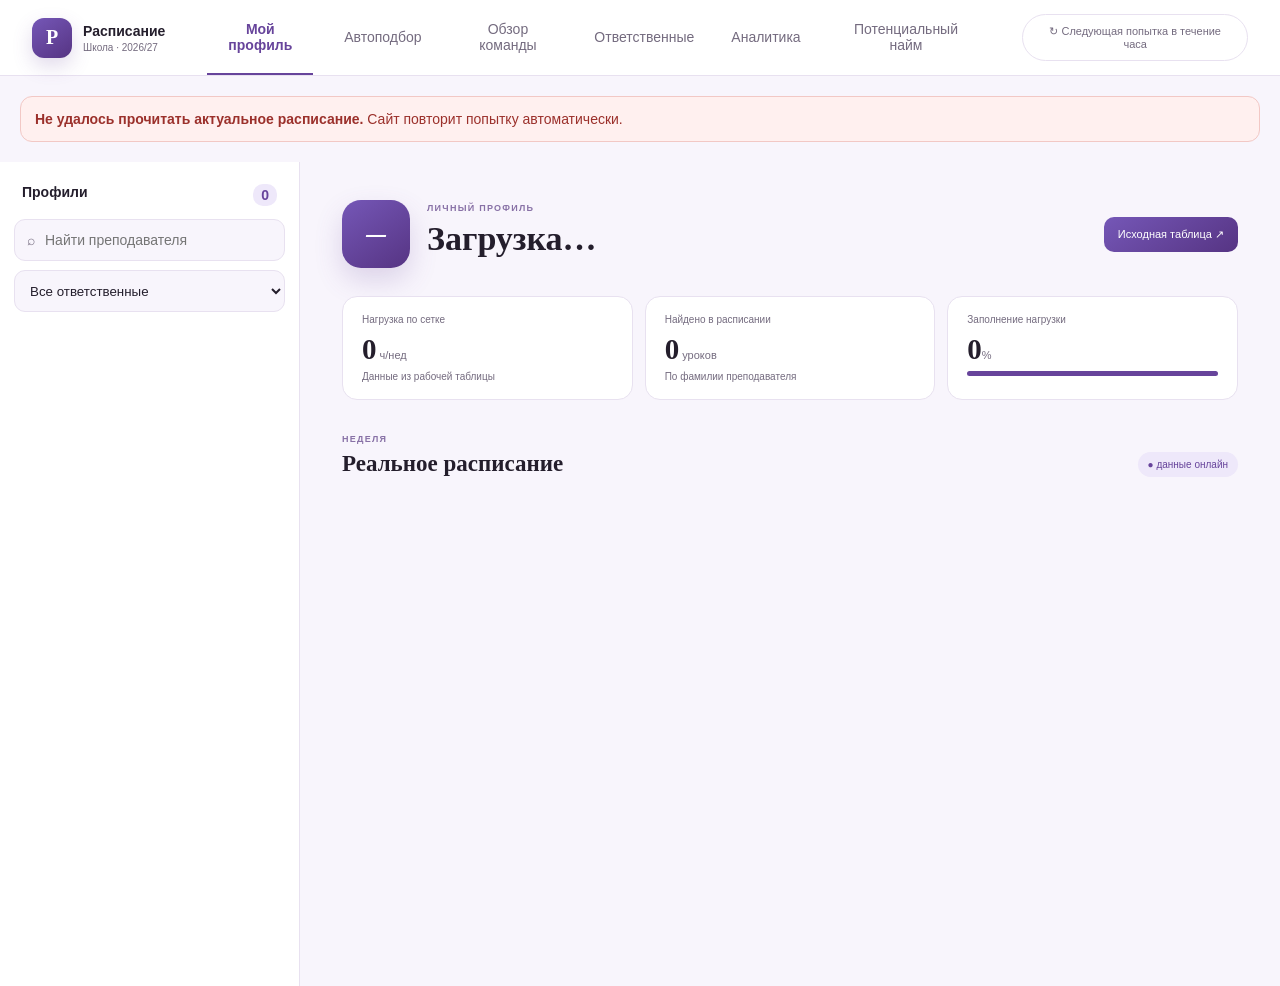
<file: index.html>
<!doctype html>
<html lang="ru">
<head>
  <meta charset="utf-8">
  <meta name="viewport" content="width=device-width,initial-scale=1">
  <title>Расписание · Школа 2026/27</title>
  <style>
    :root{--ink:#241e2c;--muted:#746b7f;--line:#e8e1f0;--p:#67449b;--p2:#7557b7;--lav:#eee8fa;--paper:#f8f5fc}
    *{box-sizing:border-box}body{margin:0;background:var(--paper);color:var(--ink);font:14px Arial,sans-serif}button,input{font:inherit}
    header{height:76px;background:#fff;border-bottom:1px solid var(--line);display:flex;align-items:center;padding:0 32px;gap:42px;position:sticky;top:0;z-index:4}
    .brand{display:flex;align-items:center;gap:11px}.mark{width:40px;height:40px;border-radius:12px;background:linear-gradient(145deg,var(--p2),#563483);color:#fff;display:grid;place-items:center;font:bold 20px Georgia;box-shadow:0 8px 20px #67449b33}
    .brand span{display:flex;flex-direction:column}.brand small{color:var(--muted);font-size:10px;margin-top:3px}
    nav{height:100%;display:flex;gap:25px}nav button{border:0;border-bottom:2px solid transparent;background:none;color:var(--muted);cursor:pointer}nav button.on{border-color:var(--p);color:var(--p);font-weight:700}
    .sync{margin-left:auto;border:1px solid var(--line);border-radius:999px;padding:10px 14px;background:#fff;color:var(--muted);font-size:11px}
    .layout{display:grid;grid-template-columns:300px 1fr;min-height:calc(100vh - 76px)}aside{background:#fff;border-right:1px solid var(--line);padding:22px 14px}
    .aside-title{display:flex;justify-content:space-between;padding:0 8px 13px;font-weight:700}.aside-title b{background:var(--lav);color:var(--p);padding:3px 8px;border-radius:10px}
    .search{height:42px;background:var(--paper);border:1px solid var(--line);border-radius:11px;padding:0 12px;display:flex;align-items:center;gap:8px;color:var(--muted)}.search input{border:0;outline:0;background:none;width:100%}.filter-select{width:100%;height:42px;margin:9px 0 0;padding:0 11px;border:1px solid var(--line);border-radius:11px;background:var(--paper);color:var(--ink)}
    .people{margin-top:10px;max-height:calc(100vh - 175px);overflow:auto}.person{width:100%;border:0;background:none;border-radius:12px;padding:9px;display:grid;grid-template-columns:38px 1fr auto;gap:9px;align-items:center;text-align:left;cursor:pointer}.person:hover,.person.on{background:var(--lav)}
    .person>span{min-width:0}.person b,.person small{display:block;white-space:nowrap;overflow:hidden;text-overflow:ellipsis}.person b{font-size:12px}.person small{font-size:10px;color:var(--muted);margin-top:4px}.person>i{font-style:normal;color:var(--muted);font-size:10px}
    .avatar{width:38px;height:38px;border-radius:11px;background:#e6dcf5;color:var(--p);display:grid;place-items:center;font-size:11px;font-weight:800}.avatar.big{width:68px;height:68px;border-radius:19px;background:linear-gradient(145deg,var(--p2),#563483);color:#fff;font-size:20px;box-shadow:0 12px 28px #67449b33}
    .content{padding:38px 42px}.hero{display:flex;align-items:center;gap:17px}.eyebrow{text-transform:uppercase;letter-spacing:.14em;color:#8871a6;font-size:9px;font-weight:700;margin-bottom:7px}
    h1{margin:0;font:700 34px Georgia}.hero p,.admin p{margin:7px 0 0;color:var(--muted);font-size:12px}.hero .hire-totals{color:var(--p);font-weight:700}.hero a,.primary{margin-left:auto;background:linear-gradient(145deg,var(--p2),#563483);color:#fff;text-decoration:none;padding:11px 14px;border-radius:10px;font-size:11px}
    .metrics{display:grid;grid-template-columns:repeat(3,1fr);gap:12px;margin:28px 0 34px}.metrics article,.summary article{background:#fff;border:1px solid var(--line);border-radius:15px;padding:17px 19px;display:flex;flex-direction:column}
    .metrics small,.summary small{color:var(--muted);font-size:10px}.metrics strong{font:700 29px Georgia;margin:8px 0 5px}.metrics em{font:normal 11px Arial;color:var(--muted)}.bar{height:5px;background:#eee9f3;border-radius:10px;overflow:hidden}.bar i{display:block;height:100%;background:var(--p)}
    .section-head{display:flex;justify-content:space-between;align-items:end;margin-bottom:13px}.section-head h2{font:700 23px Georgia;margin:0}.live{background:var(--lav);color:var(--p);font-size:10px;padding:7px 10px;border-radius:999px}
    .week{display:grid;grid-template-columns:repeat(5,minmax(155px,1fr));gap:9px;align-items:start}.day{background:#fff;border:1px solid var(--line);border-radius:14px;overflow:hidden}.day-head{height:43px;padding:0 13px;border-bottom:1px solid var(--line);display:flex;align-items:center;justify-content:space-between;font-size:12px}.day-head span{color:var(--muted);font-size:9px}
    .lesson{display:grid;grid-template-columns:39px 1fr;gap:8px;padding:12px 10px;border-bottom:1px solid #f0ecf4}.lesson time b{width:27px;height:27px;border-radius:8px;background:var(--lav);color:var(--p);display:grid;place-items:center;font-size:10px}.lesson time small{display:block;color:var(--muted);font-size:8px;margin-top:5px;white-space:nowrap}.lesson div b,.lesson div span{display:block}.lesson div b{font-size:10px}.lesson div span{font-size:9px;color:var(--muted);margin-top:4px}.lesson .launch-badge{display:inline-flex;margin-left:6px;padding:3px 6px;border-radius:999px;font:600 8px/1.2 Arial;vertical-align:middle;background:#eee8f8;color:var(--p);white-space:nowrap}.lesson .launch-badge.ready{background:#e6f5ea;color:#25713c}.lesson .launch-badge.preparing{background:#fff1ce;color:#8a5a00}.lesson .launch-badge.not-ready{background:#fde8e7;color:#a23a35}.lesson .launch-badge.no-data{background:#efedf1;color:#716b77}.lesson.gap{background:#fffaf0;border-left:3px solid #d69b2d}.lesson.gap time b{background:#fff0c9;color:#8a5a00}.lesson.gap div b{color:#8a5a00}.lesson.gap div span{color:#9a7a3f}.window-note{display:inline-flex;align-items:center;gap:5px;background:#fff0c9;color:#8a5a00;font-size:10px;padding:7px 10px;border-radius:999px}
    .empty{padding:24px 13px;color:#aaa1b2;display:flex;flex-direction:column}.empty b{font:italic 15px Georgia}.empty span{font-size:9px;margin-top:6px}
    .admin{padding:42px max(34px,6vw)}.admin-head{display:flex;justify-content:space-between;align-items:end}.summary{display:grid;grid-template-columns:repeat(3,1fr);gap:12px;margin:28px 0 16px}.summary.four{grid-template-columns:repeat(4,1fr)}.summary b{font:700 28px Georgia;margin-top:8px}.wide{max-width:390px;margin-bottom:15px}
    .table{background:#fff;border:1px solid var(--line);border-radius:15px;overflow:hidden}.tr{display:grid;grid-template-columns:1.35fr 1.25fr .55fr .65fr 1.2fr;min-height:60px;align-items:center;padding:0 18px;border-bottom:1px solid #f0ecf4;font-size:11px}.tr.head{min-height:41px;background:#f3eff8;color:var(--muted);font-size:9px;text-transform:uppercase}.who{display:flex;align-items:center;gap:9px}.status{background:var(--lav);color:var(--p);padding:6px 8px;border-radius:10px;font-style:normal;font-size:9px;line-height:1.45;white-space:normal;display:inline-block}
    .control-filters{display:flex;flex-wrap:wrap;gap:10px;margin:24px 0 15px}.control-filters label{display:flex;flex-direction:column;gap:6px;color:var(--muted);font-size:10px}.control-filters input,.control-filters select{height:40px;min-width:170px;border:1px solid var(--line);border-radius:10px;background:#fff;padding:0 11px;color:var(--ink)}.owner-cards{display:grid;grid-template-columns:repeat(4,1fr);gap:10px;margin:18px 0}.owner-card{border:1px solid var(--line);border-radius:14px;background:#fff;padding:15px;text-align:left;cursor:pointer}.owner-card.on{border-color:var(--p);box-shadow:0 0 0 2px #67449b18}.owner-card b,.owner-card span{display:block}.owner-card span{margin-top:6px;color:var(--muted);font-size:10px}.report-grid{display:grid;grid-template-columns:1fr 1fr;gap:16px}.report-title{font:700 20px Georgia;margin:26px 0 12px}.daily-row{display:grid;grid-template-columns:1fr .8fr .8fr .8fr;min-height:46px;align-items:center;padding:0 16px;border-bottom:1px solid #f0ecf4;font-size:11px}.daily-row.head{background:#f3eff8;color:var(--muted);font-size:9px;text-transform:uppercase}.owner-tr{grid-template-columns:1.3fr .75fr 1.2fr .55fr .8fr}.launched{color:#25713c}.not-launched{color:#a23a35}.report-note{color:var(--muted);font-size:10px;margin-top:9px}
    .analytics-kpis{display:grid;grid-template-columns:repeat(4,1fr);gap:12px;margin:28px 0 10px}.analytics-kpis article{background:#fff;border:1px solid var(--line);border-radius:15px;padding:18px;display:flex;flex-direction:column;min-height:125px}.analytics-kpis small{color:var(--muted);font-size:10px}.analytics-kpis b{font:700 31px Georgia;margin:9px 0 7px}.analytics-kpis span{font-size:10px;line-height:1.45;color:var(--muted)}.analytics-kpis .critical b{color:#b53b35}.analytics-kpis .warning b{color:#9a6812}.analytics-kpis .info b{color:var(--p)}
    .analytics-layout{display:grid;grid-template-columns:minmax(0,1.45fr) minmax(300px,.75fr);gap:16px;margin-top:20px}.analytics-panel{background:#fff;border:1px solid var(--line);border-radius:15px;overflow:hidden}.analytics-panel-head{padding:16px 18px;border-bottom:1px solid var(--line);display:flex;justify-content:space-between;align-items:center}.analytics-panel-head h2{font:700 20px Georgia;margin:0}.analytics-panel-head small{color:var(--muted)}.analytics-owner{display:grid;grid-template-columns:1.1fr repeat(4,.55fr) 1fr;gap:10px;align-items:center;min-height:62px;padding:10px 18px;border-bottom:1px solid #f0ecf4;font-size:11px}.analytics-owner.head{min-height:40px;background:#f3eff8;color:var(--muted);font-size:9px;text-transform:uppercase}.analytics-owner strong{font-size:12px}.analytics-owner a{justify-self:end;color:#fff;background:var(--p);padding:8px 10px;border-radius:9px;text-decoration:none;font-size:9px;white-space:nowrap}.analytics-owner .high{color:#b53b35;font-weight:700}.analytics-owner .medium{color:#9a6812;font-weight:700}.analytics-owner .low{color:#25713c;font-weight:700}
    .cause-row{display:grid;grid-template-columns:1fr 55px 70px;gap:12px;align-items:center;padding:13px 18px;border-bottom:1px solid #f0ecf4;font-size:11px}.cause-row b{text-align:right}.cause-row span:last-child{text-align:right;color:var(--muted)}.analytics-note{margin-top:16px;padding:15px 18px;border-radius:13px;background:#fff8e9;border:1px solid #f2dfb0;color:#795519;font-size:11px;line-height:1.55}.analytics-steps{display:grid;grid-template-columns:repeat(4,1fr);gap:10px;margin-top:16px}.analytics-step{background:#fff;border:1px solid var(--line);border-radius:13px;padding:15px;font-size:10px;line-height:1.5;color:var(--muted)}.analytics-step b{display:block;color:var(--p);font-size:12px;margin-bottom:6px}.snapshot{display:inline-flex;background:#e8f5ec;color:#25713c;padding:7px 10px;border-radius:999px;font-size:10px;font-weight:700}.snapshot.stale{background:#fde8e7;color:#a23a35}
    .analytics-filters{display:grid;grid-template-columns:repeat(5,minmax(145px,1fr));gap:10px;margin:24px 0 12px}.analytics-filters label{display:flex;flex-direction:column;gap:6px;color:var(--muted);font-size:9px}.analytics-filters input,.analytics-filters select{height:40px;border:1px solid var(--line);border-radius:10px;background:#fff;padding:0 10px;color:var(--ink)}.analytics-problem{display:grid;grid-template-columns:60px 1.15fr 1fr .8fr 1.3fr 90px;gap:10px;align-items:center;padding:12px 16px;border-bottom:1px solid #f0ecf4;font-size:10px}.analytics-problem.head{background:#f3eff8;color:var(--muted);font-size:8px;text-transform:uppercase}.priority{display:inline-flex;justify-content:center;padding:5px 7px;border-radius:999px;font-weight:800}.priority.p1{background:#fde8e7;color:#a23a35}.priority.p2{background:#fff0c9;color:#8a5a00}.priority.p3{background:#e8f5ec;color:#25713c}.source-health{display:grid;gap:8px;padding:14px 16px}.health-row{display:grid;grid-template-columns:1fr 90px;gap:10px;font-size:10px}.health-row b{text-align:right}.health-ok{color:#25713c}.health-warn{color:#a23a35}.problem-empty{padding:24px;color:var(--muted);font-size:11px}.analytics-disclaimer{margin-top:10px;color:var(--muted);font-size:9px}
    .matcher-shell{display:grid;grid-template-columns:minmax(300px,.72fr) minmax(0,1.28fr);gap:18px;margin-top:25px}.matcher-card{background:#fff;border:1px solid var(--line);border-radius:16px;padding:20px}.matcher-form{display:grid;grid-template-columns:1fr 1fr;gap:13px}.matcher-form label{display:flex;flex-direction:column;gap:6px;color:var(--muted);font-size:10px}.matcher-form label.hidden{display:none}.matcher-form .full{grid-column:1/-1}.matcher-form input,.matcher-form select,.matcher-form textarea{width:100%;border:1px solid var(--line);border-radius:10px;background:var(--paper);padding:0 11px;color:var(--ink);font:inherit}.matcher-form input,.matcher-form select{height:41px}.matcher-form textarea{min-height:74px;padding-top:10px;resize:vertical}.matcher-action{grid-column:1/-1;border:0;border-radius:11px;background:linear-gradient(145deg,var(--p2),#563483);color:#fff;padding:13px;cursor:pointer;font-weight:700}.matcher-note{margin:13px 0 0;color:var(--muted);font-size:10px;line-height:1.55}.matcher-results{display:grid;gap:10px}.match-card{border:1px solid var(--line);border-radius:14px;padding:15px;background:#fff}.match-card.good{border-left:4px solid #3a8c54}.match-card.warn{border-left:4px solid #d69b2d}.match-card.bad{border-left:4px solid #bd514b}.match-head{display:flex;justify-content:space-between;gap:12px}.match-head h3{margin:0;font:700 18px Georgia}.match-badge{white-space:nowrap;border-radius:999px;padding:6px 9px;background:#e8f5ec;color:#25713c;font-size:9px;font-weight:700}.match-card.warn .match-badge{background:#fff0c9;color:#8a5a00}.match-card.bad .match-badge{background:#fde8e7;color:#a23a35}.match-meta{margin:7px 0;color:var(--muted);font-size:10px}.match-slots{display:flex;flex-wrap:wrap;gap:6px;margin:10px 0}.match-slots span{background:var(--lav);color:var(--p);border-radius:8px;padding:7px 9px;font-size:10px}.match-reasons{margin:8px 0 0;padding-left:17px;color:var(--muted);font-size:10px;line-height:1.55}.match-week-title{margin:14px 0 8px;font-size:10px;font-weight:700;color:var(--ink)}.match-week{display:grid;grid-template-columns:repeat(5,minmax(105px,1fr));gap:6px}.match-day{border:1px solid var(--line);border-radius:9px;padding:8px;background:var(--paper);min-width:0}.match-day>b{display:block;font-size:9px;margin-bottom:6px}.match-day span{display:block;padding:5px 0;border-top:1px solid #ebe5f1;font-size:8px;line-height:1.35}.match-day span:first-of-type{border-top:0}.match-day em{font-style:normal;color:var(--p);font-weight:700}.match-day small{display:block;color:var(--muted);white-space:nowrap;overflow:hidden;text-overflow:ellipsis}.matcher-empty{padding:35px 18px;text-align:center;color:var(--muted);border:1px dashed var(--line);border-radius:14px}.hidden{display:none}.error{margin:20px;background:#fff0ef;color:#9b302b;border:1px solid #f2c8c5;border-radius:12px;padding:14px}.back{position:fixed;right:18px;bottom:18px;background:#fff;border:1px solid var(--line);padding:10px 13px;border-radius:999px;text-decoration:none;color:var(--p);box-shadow:0 8px 25px #4d2e6922;font-size:11px}
    @media(max-width:1000px){.layout{grid-template-columns:245px 1fr}.content{padding:28px 22px}.week{grid-template-columns:repeat(2,1fr)}.metrics{grid-template-columns:1fr}.summary.four,.owner-cards,.analytics-kpis,.analytics-steps{grid-template-columns:repeat(2,1fr)}.report-grid,.analytics-layout,.matcher-shell{grid-template-columns:1fr}.match-week{grid-template-columns:repeat(2,1fr)}.analytics-filters{grid-template-columns:repeat(2,1fr)}.tr{grid-template-columns:1.6fr 1fr .6fr}.tr>*:nth-child(4),.tr>*:nth-child(5){display:none}}
    @media(max-width:700px){header{padding:0 15px;height:68px}nav,.sync{display:none}.layout{display:block}aside{border:0;border-bottom:1px solid var(--line)}.people{display:flex;overflow:auto;max-height:none}.person{min-width:190px}.content,.admin{padding:24px 15px}.hero a{display:none}h1{font-size:27px}.week,.match-week{grid-template-columns:1fr}.summary,.summary.four,.owner-cards,.analytics-kpis,.analytics-steps,.analytics-filters,.matcher-form{grid-template-columns:1fr}.matcher-form .full,.matcher-action{grid-column:1}.admin-head{display:block}.control-filters{display:grid}.control-filters input,.control-filters select{width:100%}.tr{grid-template-columns:1fr .5fr}.tr>*:nth-child(2),.tr>*:nth-child(4),.tr>*:nth-child(5){display:none}.daily-row{grid-template-columns:1fr .65fr .65fr .65fr;padding:0 10px}.analytics-owner{grid-template-columns:1fr repeat(2,.55fr);padding:12px}.analytics-owner>*:nth-child(4),.analytics-owner>*:nth-child(5){display:none}.analytics-owner a{grid-column:1/-1;justify-self:stretch;text-align:center}.analytics-owner.head>*:last-child{display:none}.analytics-problem{grid-template-columns:54px 1fr 80px}.analytics-problem>*:nth-child(3),.analytics-problem>*:nth-child(4),.analytics-problem>*:nth-child(5){display:none}}
    #plannedProfileSection{margin-top:36px}
  </style>
</head>
<body>
  <header><div class="brand"><i class="mark">Р</i><span><b>Расписание</b><small>Школа · 2026/27</small></span></div><nav><button id="profileTab" class="on">Мой профиль</button><button id="matcherTab">Автоподбор</button><button id="adminTab">Обзор команды</button><button id="controlTab">Ответственные</button><button id="analyticsTab">Аналитика</button><button id="hireTab">Потенциальный найм</button></nav><button class="sync" id="sync">↻ Загружаем данные…</button></header>
  <div id="error"></div>
  <main id="profile" class="layout">
    <aside><div class="aside-title"><span>Профили</span><b id="count">0</b></div><label class="search">⌕<input id="query" placeholder="Найти преподавателя"></label><select id="profileOwner" class="filter-select" aria-label="Ответственный"><option value="">Все ответственные</option><option>Эльвира</option><option>Рамзан</option><option>Марьям</option><option>Марха</option></select><div class="people" id="people"></div></aside>
    <section class="content"><div class="hero"><i class="avatar big" id="bigAvatar">—</i><div><div class="eyebrow">Личный профиль</div><h1 id="teacherName">Загрузка…</h1><p id="teacherSubject"></p></div><a href="https://docs.google.com/spreadsheets/d/1JkjUp4a3gUucsSrvybXHOegccLxjhlUYtJnIWUUOiaA/edit" target="_blank">Исходная таблица ↗</a></div>
      <div class="metrics"><article><small>Нагрузка по сетке</small><strong><span id="hours">0</span><em> ч/нед</em></strong><small>Данные из рабочей таблицы</small></article><article><small>Найдено в расписании</small><strong><span id="found">0</span><em> уроков</em></strong><small>По фамилии преподавателя</small></article><article><small>Заполнение нагрузки</small><strong><span id="percent">0</span><em>%</em></strong><div class="bar"><i id="progress"></i></div></article></div>
      <div class="section-head"><div><div class="eyebrow">Неделя</div><h2>Реальное расписание</h2></div><span class="live">● данные онлайн</span></div><div class="week" id="week"></div>
      <section id="plannedProfileSection" class="hidden" aria-labelledby="plannedProfileTitle">
        <div class="section-head"><div><div class="eyebrow">Отдельно от фактической нагрузки</div><h2 id="plannedProfileTitle">Плановые назначения</h2></div><span class="live" id="plannedProfileCount"></span></div>
        <p class="report-note">Назначенные уроки Д10/2 показаны отдельно. Они не добавляются к нагрузке запущенных классов выше и не означают готовность класса: исходный статус сохранён.</p>
        <div class="week" id="plannedProfileWeek"></div>
      </section>
    </section>
  </main>
  <main id="hirePage" class="layout hidden">
    <aside><div class="aside-title"><span>Потенциальный найм</span><b id="hireCount">0</b></div><label class="search">⌕<input id="hireQuery" placeholder="Найти предмет или найм"></label><div class="people" id="hirePeople"></div></aside>
    <section class="content"><div class="hero"><i class="avatar big" id="hireAvatar">Н</i><div><div class="eyebrow">План комплектования</div><h1 id="hireName">Загрузка…</h1><p id="hireSubject"></p><p id="hireTotals" class="hire-totals">Пересчитываем актуальные вакансии…</p></div><a href="https://docs.google.com/spreadsheets/d/1JkjUp4a3gUucsSrvybXHOegccLxjhlUYtJnIWUUOiaA/edit#gid=125390169" target="_blank">Актуальное расписание ↗</a></div>
      <div class="metrics"><article><small>Реальная нагрузка</small><strong><span id="hireHours">0</span><em> ч/нед</em></strong><small>Только существующие вакансии</small></article><article><small>Закрывает вакансий</small><strong><span id="hireVacancies">0</span><em> уроков</em></strong><small>По актуальному расписанию</small></article><article><small>Добавленных уроков</small><strong><span id="hireReserve">0</span><em> ч</em></strong><small>Переносов и выдуманных слотов нет</small></article></div>
      <div class="section-head"><div><div class="eyebrow">Неделя</div><h2>Расписание потенциального найма</h2></div><span id="hireWindowNote" class="live">● уроки по порядку</span></div><div class="week" id="hireWeek"></div>
    </section>
  </main>
  <section id="admin" class="admin hidden"><div class="admin-head"><div><div class="eyebrow">Администратор</div><h1>Команда и нагрузка</h1><p>Полная синхронизация с Google Sheets выполняется каждый час: новые записи добавляются, удалённые исчезают с сайта.</p></div><a class="primary" href="https://docs.google.com/spreadsheets/d/1JkjUp4a3gUucsSrvybXHOegccLxjhlUYtJnIWUUOiaA/edit" target="_blank">Внести правки ↗</a></div><div class="summary"><article><small>Преподавателей</small><b id="totalTeachers">0</b></article><article><small>Часов в сетке</small><b id="totalHours">0</b></article><article><small>Средняя нагрузка</small><b id="avgHours">0 ч</b></article></div><label class="search wide">⌕<input id="adminQuery" placeholder="Поиск по ФИО или предмету"></label><div class="table"><div class="tr head"><span>Преподаватель</span><span>Предмет</span><span>Нагрузка</span><span>Фактические смены</span><span>Готовность к запуску</span></div><div id="team"></div></div></section>
  <section id="control" class="admin hidden"><div class="admin-head"><div><div class="eyebrow">Контроль расписания</div><h1>Ответственные и плановые уроки</h1><p>Период считается по недельному расписанию. Уроки разделены по статусу группы на конкретную дату.</p></div><a class="primary" href="https://docs.google.com/spreadsheets/d/1JkjUp4a3gUucsSrvybXHOegccLxjhlUYtJnIWUUOiaA/edit#gid=125390169" target="_blank">Расписание ↗</a></div>
    <div class="owner-cards" id="ownerCards"></div>
    <div class="control-filters"><label>Ответственный<select id="ownerFilter"><option value="">Все ответственные</option><option>Эльвира</option><option>Рамзан</option><option>Марьям</option><option>Марха</option></select></label><label>С даты<input id="periodFrom" type="date" min="2026-09-01" max="2027-08-31"></label><label>По дату<input id="periodTo" type="date" min="2026-09-01" max="2027-08-31"></label><label>День недели<select id="weekdayFilter"><option value="">Все дни</option><option value="1">Понедельник</option><option value="2">Вторник</option><option value="3">Среда</option><option value="4">Четверг</option><option value="5">Пятница</option></select></label></div>
    <div class="summary four"><article><small>Всего планово</small><b id="periodTotal">0</b><small>уроков за период</small></article><article><small>В запущенных группах</small><b id="periodLaunched" class="launched">0</b><small>плановых уроков</small></article><article><small>В незапущенных группах</small><b id="periodNotLaunched" class="not-launched">0</b><small>плановых уроков</small></article><article><small>Педагогов</small><b id="periodTeachers">0</b><small>по выбранному ответственному</small></article></div>
    <p class="report-note">Расчёт включает уроки с назначенным педагогом. Каникулы, праздники и разовые отмены не вычитаются, если их нет в исходных таблицах.</p>
    <div class="report-grid"><div><h2 class="report-title">По календарным дням</h2><div class="table"><div class="daily-row head"><span>Дата</span><span>Запущ.</span><span>Не запущ.</span><span>Всего</span></div><div id="dailyReport"></div></div></div><div><h2 class="report-title">Педагоги ответственного</h2><div class="table"><div class="tr head owner-tr"><span>Преподаватель</span><span>Ответственный</span><span>Предмет</span><span>Ч/нед</span><span>Классы</span></div><div id="ownerTeachers"></div></div></div></div>
  </section>
  <section id="analytics" class="admin hidden">
    <div class="admin-head"><div><div class="eyebrow">Академический контроль</div><h1>Управляемая аналитика</h1><p>Сначала показывает проблемы расписания и кадровые риски. Факт уроков, КК, КТП и знания включаются только после успешной загрузки источника.</p></div><a class="primary" href="https://docs.google.com/spreadsheets/d/1hc9AJHG_b6b5Q5t7BPoqLH1NuH2j4oQAUJX1vyNhT4s/edit#gid=84834434" target="_blank">Открыть рабочую таблицу ↗</a></div>
    <div class="analytics-filters"><label>С даты<input id="analyticsFrom" type="date" min="2026-09-01" max="2027-08-31"></label><label>По дату<input id="analyticsTo" type="date" min="2026-09-01" max="2027-08-31"></label><label>Ответственный<select id="analyticsOwner"><option value="">Все направления</option><option>Марха</option><option>Эльвира</option><option>Марьям</option><option>Рамзан</option></select></label><label>Педагог<select id="analyticsTeacher"><option value="">Все педагоги</option></select></label><label>Группа<select id="analyticsGroup"><option value="">Все группы</option></select></label></div>
    <div class="analytics-kpis">
      <article><small>План уроков за период</small><b id="analyticsPlanned">0</b><span>Считается по актуальному недельному расписанию и выбранным фильтрам.</span></article>
      <article class="critical"><small>Накладки</small><b id="analyticsConflicts">0</b><span>Одновременно занятый ученик/группа или педагог. Проверяется по всем доступным расписаниям.</span></article>
      <article class="warning"><small>Недопустимые окна</small><b id="analyticsGaps">0</b><span>Окна между обычными уроками. До двух слотов перед продлёнкой не считаются нарушением.</span></article>
      <article class="info"><small>Кадровые риски</small><b id="analyticsVacancies">0</b><span>Вакантные уроки и группы без назначенного педагога.</span></article>
    </div>
    <div class="analytics-kpis">
      <article class="critical"><small>Открытые P1</small><b id="analyticsP1">—</b><span>Подтверждённые и системные критические сигналы академического контура.</span></article>
      <article class="warning"><small>Открытые P2</small><b id="analyticsP2">—</b><span>Отклонения, которым требуется решение и контрольный срок.</span></article>
      <article class="warning"><small>Риски по диагностикам</small><b id="analyticsDiagnosticRisks">—</b><span>Обезличенное количество учеников с сигналом P1/P2.</span></article>
      <article class="info"><small>Средняя проверка ДЗ</small><b id="analyticsHomework">—</b><span id="analyticsHomeworkNote">Загрузка агрегата по педагогам…</span></article>
    </div>
    <div class="analytics-kpis">
      <article><small>Активные записи учеников</small><b id="analyticsStudents">—</b><span>Не равно итоговой численности школы до завершения сверки реестра.</span></article>
      <article><small>Группы в контроле</small><b id="analyticsGroups">—</b><span>Группы, найденные одновременно в расписании и реестре.</span></article>
      <article class="warning"><small>Малые группы</small><b id="analyticsSmallGroups">—</b><span>Группы с численностью менее пяти учеников.</span></article>
      <article class="critical"><small>Проблемные источники</small><b id="analyticsSourceIssues">—</b><span>Устаревшие либо не содержащие свежих данных источники.</span></article>
    </div>
    <div class="analytics-note"><b>Что заполняет руководитель:</b> в таблице открыть «Реестр проблем 2.0» и заполнить только жёлтые поля: подтвердить факт, указать причину, решение, ответственного, срок и результат. Системный сигнал без проверки не считается доказанным нарушением.</div>
    <div class="analytics-layout">
      <div class="analytics-panel"><div class="analytics-panel-head"><h2>Проблемы, на которые можно влиять</h2><span id="analyticsFreshness" class="snapshot">● пересчитываем</span></div><div class="analytics-problem head"><span>Приоритет</span><span>Проблема</span><span>Педагог</span><span>Группа</span><span>Что сделать</span><span>Владелец</span></div><div id="analyticsProblems"></div></div>
      <div class="analytics-panel"><div class="analytics-panel-head"><h2>Готовность источников</h2><small id="analyticsApiStamp">подключаем агрегаты</small></div><div class="source-health" id="analyticsSources"><div class="health-row"><span>Академические источники</span><b class="health-warn">загрузка…</b></div></div><p class="analytics-disclaimer">Если источник устарел, ноль не считается отсутствием проблем. Персональные данные доступны только в закрытой рабочей таблице.</p></div>
    </div>
    <div class="analytics-panel" style="margin-top:16px"><div class="analytics-panel-head"><h2>Открытые сигналы по направлениям</h2><small>без персональных рейтингов педагогов</small></div><div class="analytics-owner head"><span>Направление</span><span>P1</span><span>P2</span><span>P3</span><span>Открыто</span><span>Сроки</span></div><div id="analyticsOwnerSignals"><div class="problem-empty">Загружаем агрегаты…</div></div></div>
    <div class="analytics-steps"><div class="analytics-step"><b>1. Открыть свой лист</b>Руководитель работает только со своим направлением и начинает с P1/P2.</div><div class="analytics-step"><b>2. Проверить факт</b>Сверить запись, журнал и комментарий; выбрать «Да» или «Нет».</div><div class="analytics-step"><b>3. Назначить решение</b>Указать причину, действие, ответственного, срок и контрольную дату.</div><div class="analytics-step"><b>4. Отчитаться</b>Внести результат и перевести статус в «Исправлено» либо «Закрыто без нарушения».</div></div>
  </section>
  <section id="matcher" class="admin hidden">
    <div class="admin-head"><div><div class="eyebrow">Менеджер · администратор</div><h1>Автоподбор группы ребёнку</h1><p>Показывает только предварительные варианты по актуальным основному, английскому и арабскому расписаниям.</p></div><span class="live">● ничего не меняет автоматически</span></div>
    <div class="matcher-shell">
      <div class="matcher-card"><form id="matcherForm" class="matcher-form">
        <label class="full">Что подобрать<select id="matchMode"><option value="arabic">Только арабскую группу</option><option value="english">Только английскую группу</option><option value="primary">Только основной класс</option><option value="arabic_primary" selected>Пакет: арабский + основной класс</option><option value="primary_arabic_english">Пакет: основной класс + английский + арабский</option><option value="arabic_english">Пакет: арабский + английский</option></select></label>
        <label>Текущий основной класс<input id="matchClass" placeholder="Необязательно; например, М807"></label>
        <label>Пол<select id="matchSex"><option value="">Не указан</option><option>Мальчики</option><option>Девочки</option></select></label>
        <label>Класс обучения<select id="matchGrade"><option value="">Определить из текущего класса</option><option>1</option><option>2</option><option>3</option><option>4</option><option>5</option><option>6</option><option>7</option><option>8</option><option>9</option><option>10</option><option>11</option></select></label>
        <label data-match="primary">Смена основного класса<select id="matchShift"><option value="">Любая</option><option value="I">I смена</option><option value="II">II смена</option><option value="III">III смена</option></select></label>
        <label data-match="arabic">Уровень арабского<input id="matchLevel" list="arabicLevels" placeholder="Например, Коран 1 / Коран 2"><datalist id="arabicLevels"></datalist></label>
        <label data-match="arabic">Тип / тариф арабского<select id="matchTariff"><option value="">Любой</option><option>Базовый</option><option>Оптимальный</option></select></label>
        <label data-match="arabic">Арабских уроков в неделю<select id="matchLessons"><option value="1">1</option><option value="2" selected>2</option><option value="3">3</option><option value="4">4</option><option value="5">5</option></select></label>
        <label data-match="arabic">Текущая группа арабского<input id="matchCurrent" placeholder="Исключим при переводе"></label>
        <label data-match="english">Уровень английского<input id="matchEnglishLevel" list="englishLevels" placeholder="Например, Starter / A1"><datalist id="englishLevels"></datalist></label>
        <label data-match="english">Тип / тариф английского<select id="matchEnglishTariff"><option value="">Любой</option><option>Базовый</option><option>Оптимальный</option></select></label>
        <label data-match="english">Английских уроков в неделю<select id="matchEnglishLessons"><option value="1">1</option><option value="2" selected>2</option><option value="3">3</option><option value="4">4</option><option value="5">5</option></select></label>
        <label data-match="english">Текущая группа английского<input id="matchEnglishCurrent" placeholder="Исключим при переводе"></label>
        <label class="full">Дополнительные условия<textarea id="matchRules" placeholder="Например: после 14:00; без пятницы; до 11:20"></textarea></label>
        <button class="matcher-action" type="submit">Подобрать безопасные варианты</button>
      </form><p class="matcher-note">Можно подобрать одно направление или готовый пакет. Во всех режимах показываются только запущенные группы с действующим педагогом и свободным местом. Проверяются накладки, разные дни, окна между обычными уроками, вместимость, занятость педагога, пятница у 1–4 классов и джума у мальчиков. До двух пустых слотов допускаются только перед продлёнкой.</p></div>
      <div><div class="section-head"><div><div class="eyebrow">Результат</div><h2 id="matchTitle">Арабский + основной класс</h2></div><span id="matchCount" class="live">0 вариантов</span></div><div id="matchResults" class="matcher-results"><div class="matcher-empty">Выберите класс обучения, пол и уровень арабского.</div></div></div>
    </div>
  </section>
  <script>
    const DAYS=['Понедельник','Вторник','Среда','Четверг','Пятница'], SHORT_DAYS=['Пн','Вт','Ср','Чт','Пт'], RESPONSIBLES=['Эльвира','Рамзан','Марьям','Марха'], AUTO_REFRESH_MS=60*60*1000, BUILD_VERSION='2026-10-23-matcher-modes', ANALYTICS_API_URL='https://script.google.com/macros/s/AKfycbwGBp2h_3sOu0S4FacxYBXfMAWU4he-WYToep7VdYwV5kEnoLl9MaVPcvKv8jY_yJzD/exec', LAUNCH_OVERRIDES=new Map(['Д103О','М509','М311','Д212'].map(group=>[group,'запуск 10 сентября'])); let teachers=[],schedule=[],assignments=[],vacancies=[],scheduleDays=[],selected='',hires=[],hireSchedule=[],selectedHire='',hireVacancyTotal=0,isLoading=false,lastLoadedAt=null,analyticsApiData=null,teacherProfiles=new Map(),groupCatalog=new Map(),groupLessonCache=new Map(),occupiedCache=new Map();
    const $=id=>document.getElementById(id), norm=s=>String(s||'').toLowerCase().replaceAll('ё','е').replace(/\s+/g,' ').trim(), initials=n=>n.split(/\s+/).slice(0,2).map(x=>x[0]).join('').toUpperCase();
    function csv(text){let out=[],row=[],v='',q=false;for(let i=0;i<text.length;i++){let c=text[i];if(c==='"'){if(q&&text[i+1]==='"'){v+='"';i++}else q=!q}else if(c===','&&!q){row.push(v);v=''}else if((c==='\n'||c==='\r')&&!q){if(c==='\r'&&text[i+1]==='\n')i++;row.push(v);out.push(row);row=[];v=''}else v+=c}if(v||row.length){row.push(v);out.push(row)}return out}
    const sheetExport=(id,gid)=>`https://docs.google.com/spreadsheets/d/${id}/export?format=csv&gid=${gid}`,
      scheduleUrl=sheetExport('1JkjUp4a3gUucsSrvybXHOegccLxjhlUYtJnIWUUOiaA',125390169),
      newLoadUrl=sheetExport('1JkjUp4a3gUucsSrvybXHOegccLxjhlUYtJnIWUUOiaA',900000004),
      arabicGroupsUrl=sheetExport('18NCLO6zBWHp6g1ijc9BQBGwNkOlLzqtYDt0KyIBCf3E',933121274),
      arabicTeachersUrl=sheetExport('18NCLO6zBWHp6g1ijc9BQBGwNkOlLzqtYDt0KyIBCf3E',589318478),
      englishGroupsUrl=sheetExport('1L8XPTEwnDR2QfoH0oif6oTN2nFafgW3j-6JKK0LJKTY',933121274),
      englishTeachersUrl=sheetExport('1L8XPTEwnDR2QfoH0oif6oTN2nFafgW3j-6JKK0LJKTY',540372713);
    const num=v=>Number(String(v||'').replace(',','.').replace(/[^0-9.-]/g,''))||0;
    const nameKey=n=>norm(n).split(' ').filter(Boolean).slice(0,2).join(' ');
    const APPROVED_TEACHER_ALIASES=new Map([['Шамаеева Малика','Шамаева Малика'],['Шамаева Малика Хамзатовна','Шамаева Малика']].map(([from,to])=>[norm(from),nameKey(to)]));
    const teacherIdentityKey=n=>APPROVED_TEACHER_ALIASES.get(norm(n))||nameKey(n);
    const clean=s=>String(s||'').replace(/\s+/g,' ').trim();
    const isVacancyText=s=>/ваканси|требуется|нужен педагог|нужен мужчина|назначить только/i.test(String(s||''));
    const hasRealTeacher=s=>{let n=norm(s);return!!clean(s)&&!isVacancyText(s)&&!n.startsWith('новый педагог')&&!/^найм\b/.test(n)};
    const isScheduleNote=s=>/^(совместно|параллельно|примечание|группы?)\s*:/i.test(clean(s));
    const isTeacherName=n=>/^[А-ЯЁ][А-ЯЁа-яё-]+(?:\s+[А-ЯЁ][А-ЯЁа-яё-]+){1,3}$/.test(clean(n))&&!isVacancyText(n)&&!/(ПОЯС|Русский язык|Литература|Английский язык)/i.test(n);
    const timeMinutes=t=>{let m=String(t||'').match(/^(\d{1,2}):(\d{2})$/);return m?Number(m[1])*60+Number(m[2]):null};
    function parseScheduleLayout(){let times=schedule[6]||[],days=[],current=null,lastIndex=-2,lastMinutes=null,firstTime=times.findIndex(x=>timeMinutes(x)!==null);if(firstTime<0)return[];for(let ci=firstTime;ci<times.length;ci++){let minutes=timeMinutes(times[ci]);if(minutes===null)continue;if(!current||ci!==lastIndex+1||minutes<=lastMinutes){current={day:DAYS[days.length]||('День '+(days.length+1)),dayShort:SHORT_DAYS[days.length]||'',slots:[]};days.push(current)}current.slots.push({ci,lesson:current.slots.length+1,time:clean(times[ci])});lastIndex=ci;lastMinutes=minutes}return days.slice(0,5)}
    function parseScheduleCell(value){let raw=String(value||'').trim();if(!raw)return null;let lines=raw.split(/\n+/).map(clean).filter(Boolean),vacancyIndex=lines.findIndex(isVacancyText);if(vacancyIndex>=0){let subject=clean(lines.slice(0,vacancyIndex).filter(x=>!isScheduleNote(x)).join(' · ')),vacancyLine=lines[vacancyIndex];if(!subject&&/ваканси/i.test(vacancyLine))subject=clean(vacancyLine.split(/ваканси/i)[0]);return{vacancy:true,subject:subject||'Предмет не указан'}}let teacherIndex=-1;for(let i=lines.length-1;i>=0;i--){if(isTeacherName(lines[i])){teacherIndex=i;break}}if(teacherIndex>=0){let teacher=lines[teacherIndex],subject=clean(lines.slice(0,teacherIndex).filter(x=>!isScheduleNote(x)).join(' · '));return{vacancy:false,teacher,subject:subject||'Предмет не указан'}}let joined=clean(raw).match(/^(.*?)\s+([А-ЯЁ][а-яё-]+)\.([А-ЯЁ][а-яё-]+)$/);if(joined)return{vacancy:false,teacher:joined[2]+' '+joined[3],subject:clean(joined[1])||'Предмет не указан'};return null}
    function headerCol(label,fallback){let i=(schedule[5]||[]).findIndex(x=>norm(x)===norm(label));return i>=0?i:fallback}
    function isLaunchedStatus(value){let n=norm(value);return n==='готова к запуску'||n.startsWith('запуск ')||n.startsWith('действует')}
    function isPreparingStatus(value){let n=norm(value);return n==='готовится к запуску'||n.startsWith('набор')}
    function launchSummary(map){let vals=[...map.values()],ready=vals.filter(isLaunchedStatus).length,preparing=vals.filter(isPreparingStatus).length,stopped=vals.length-ready-preparing,parts=[];if(ready)parts.push('готовы: '+ready);if(preparing)parts.push('готовятся: '+preparing);if(stopped)parts.push('не запущены / нет данных: '+stopped);return parts.join(' · ')||'нет данных'}
    const isExternalSubject=subject=>/(англий|араб)/.test(norm(subject));
    function buildScheduleModel(){
      scheduleDays=parseScheduleLayout();assignments=[];vacancies=[];groupLessonCache.clear();occupiedCache.clear();
      let cols={group:headerCol('Группа',0),grade:headerCol('Класс',1),mainStudents:headerCol('Наполняемость основной группы',2),sex:headerCol('Пол',4),tariff:headerCol('Тариф',5),shiftWeek:headerCol('Смена Пн–Чт',6),shiftFri:headerCol('Смена Пт',7),launch:headerCol('Готовность к запуску',9)};
      for(let ri=7;ri<schedule.length;ri++){
        let row=schedule[ri]||[],group=clean(row[cols.group]),grade=num(row[cols.grade]),sex=clean(row[cols.sex]),shiftWeek=clean(row[cols.shiftWeek])||'—',shiftFri=clean(row[cols.shiftFri])||'—',launchStatus=LAUNCH_OVERRIDES.get(group)||clean(row[cols.launch])||'Нет данных';if(!group)continue;
        scheduleDays.forEach((day,di)=>day.slots.forEach(slot=>{
          let parsed=parseScheduleCell(row[slot.ci]);if(!parsed||isExternalSubject(parsed.subject))return;
          let base={day:day.day,dayShort:day.dayShort,lesson:slot.lesson,time:slot.time,group,grade,sex,tariff:clean(row[cols.tariff]),mainStudents:num(row[cols.mainStudents]),shift:di===4?shiftFri:shiftWeek,launchStatus,sourceSlot:day.dayShort+' '+slot.time};
          if(parsed.vacancy){vacancies.push({...base,subject:parsed.subject});return}
          assignments.push({...base,teacher:parsed.teacher,subject:parsed.subject})
        }))
      }
    }
    function specialHeader(rows){return rows.findIndex(row=>row.some(cell=>norm(cell)==='id группы')&&row.some(cell=>norm(cell)==='педагог'))}
    function specialDay(value){let key=norm(value).slice(0,2),index=['пн','вт','ср','чт','пт'].indexOf(key);return index<0?null:{day:DAYS[index],dayShort:SHORT_DAYS[index],index}}
    function specialLesson(dayIndex,time){let minutes=timeMinutes(time),slot=scheduleDays[dayIndex]?.slots.find(x=>timeMinutes(x.time)===minutes);if(slot)return slot.lesson;let all=[...new Set(scheduleDays.flatMap(day=>day.slots.map(x=>timeMinutes(x.time))).filter(x=>x!==null))].sort((a,b)=>a-b),index=all.indexOf(minutes);return index>=0?index+1:0}
    function appendSpecialSchedule(rows,subject){
      let hi=specialHeader(rows);if(hi<0)return;let headers=rows[hi],col=label=>headers.findIndex(x=>norm(x)===norm(label)),groupCol=col('ID группы'),teacherCol=col('Педагог'),sexCol=col('Пол'),gradeCol=col('Класс'),shiftCol=col('Смена'),statusCol=col('Статус'),studentsCol=col('Учеников'),levelCol=col('Уровень'),tariffCol=col('Тариф'),lessonsCol=col('Занятий'),freeCol=col('Основные группы: свободны слоты'),compactCol=col('Без окон по основному'),dayCols=headers.map((x,i)=>/^день \d+$/i.test(clean(x))?i:-1).filter(i=>i>=0);
      rows.slice(hi+1).forEach(row=>{
        let group=clean(row[groupCol]),teacher=clean(row[teacherCol]),status=clean(row[statusCol]),students=studentsCol>=0?num(row[studentsCol]):0;if(/^\d+$/.test(status)&&students>0)status='ДЕЙСТВУЕТ — '+students+' учеников';if(!group||!teacher||norm(status).startsWith('закрыта'))return;
        let grade=gradeCol>=0?num(row[gradeCol]):0,sex=clean(row[sexCol]),shift=shiftCol>=0?clean(row[shiftCol]):(group.match(/-(I{1,2})-/)?.[1]||'—'),launchStatus=status||'Нет данных';
        groupCatalog.set(group,{group,subject,teacher,sex,grade,shift,launchStatus,students,level:levelCol>=0?clean(row[levelCol]):'',tariff:tariffCol>=0?clean(row[tariffCol]):'',plannedLessons:lessonsCol>=0?num(row[lessonsCol]):0,compatibleClasses:freeCol>=0?clean(row[freeCol]).split(/[,;]\s*/).filter(Boolean):[],compactClasses:compactCol>=0?clean(row[compactCol]).split(/[,;]\s*/).filter(Boolean):[]});
        dayCols.forEach(dayCol=>{let day=specialDay(row[dayCol]),time=clean(row[dayCol+1]);if(!day||timeMinutes(time)===null)return;let item={day:day.day,dayShort:day.dayShort,lesson:specialLesson(day.index,time),time,group,grade,sex,shift:shift||'—',launchStatus,sourceSlot:day.dayShort+' '+time,subject};if(isVacancyText(teacher)||norm(teacher).startsWith('новый педагог'))vacancies.push(item);else assignments.push({...item,teacher})})
      })
    }
    function appendTeacherSchedule(groupRows,teacherRows,subject){
      let assignmentStart=assignments.length;appendSpecialSchedule(groupRows,subject);assignments=assignments.slice(0,assignmentStart);
      let hi=specialHeader(groupRows);if(hi<0)return;let headers=groupRows[hi],col=label=>headers.findIndex(x=>norm(x)===norm(label)),groupCol=col('ID группы'),teacherCol=col('Педагог'),sexCol=col('Пол'),statusCol=col('Статус'),studentsCol=col('Учеников'),meta=new Map(),fullNames=new Map();
      groupRows.slice(hi+1).forEach(row=>{let group=clean(row[groupCol]),teacher=clean(row[teacherCol]),status=clean(row[statusCol]),students=studentsCol>=0?num(row[studentsCol]):0;if(/^\d+$/.test(status)&&students>0)status='ДЕЙСТВУЕТ — '+students+' учеников';if(!group)return;meta.set(group,{status:status||'Нет данных',sex:clean(row[sexCol])});if(isTeacherName(teacher)){let key=teacherIdentityKey(teacher),current=fullNames.get(key)||'';if(teacher.length>current.length)fullNames.set(key,teacher)}});
      let teacherHeader=teacherRows.findIndex(row=>norm(row[0])==='педагог'&&norm(row[1])==='день');if(teacherHeader<0)return;let teacherHeaders=teacherRows[teacherHeader],timeCols=teacherHeaders.map((value,index)=>timeMinutes(clean(value))===null?-1:index).filter(index=>index>=2);
      teacherRows.slice(teacherHeader+1).forEach(row=>{let rawTeacher=clean(row[0]),day=specialDay(row[1]);if(!rawTeacher||!day)return;let teacher=fullNames.get(teacherIdentityKey(rawTeacher))||rawTeacher;timeCols.forEach(ci=>{let cell=clean(row[ci]);if(!cell)return;let groupIds=cell.split(/\s*\/\s*/).map(clean).filter(Boolean),details=groupIds.map(id=>meta.get(id)||{status:'Нет данных',sex:''}),statuses=details.map(x=>x.status),uniqueStatuses=[...new Set(statuses)],sexes=[...new Set(details.map(x=>x.sex).filter(Boolean))],launched=uniqueStatuses.filter(isLaunchedStatus).length,launchStatus=launched===uniqueStatuses.length?'ДЕЙСТВУЕТ':launched?'ЧАСТИЧНО ЗАПУЩЕНА':uniqueStatuses[0]||'Нет данных';assignments.push({day:day.day,dayShort:day.dayShort,lesson:specialLesson(day.index,clean(teacherHeaders[ci])),time:clean(teacherHeaders[ci]),group:groupIds.join(' / '),groupIds,grade:0,sex:sexes.join(' / '),shift:'—',launchStatus,launchStatuses:statuses,sourceSlot:day.dayShort+' '+clean(teacherHeaders[ci]),subject,teacher})})})
    }
    const html=s=>String(s??'').replace(/[&<>"']/g,c=>({'&':'&amp;','<':'&lt;','>':'&gt;','"':'&quot;',"'":'&#39;'}[c]));
    const groupLessons=group=>{let key=norm(group);if(!groupLessonCache.has(key))groupLessonCache.set(key,sortLessons(assignments.filter(item=>expandGroups(item).some(id=>norm(id)===key))));return groupLessonCache.get(key)};
    const listHas=(list,value)=>list.some(x=>norm(x)===norm(value));
    function gradeFromClass(value){let raw=norm(value).replace(/^[^0-9]*/,'');if(!raw)return 0;if(raw.includes('/'))return Number(raw.split('/')[0])||0;return Number(raw[0])||0}
    function sexKey(value){let n=norm(value);if(/дев|жен|\-д\-/.test(n))return'д';if(/мал|муж|\-м\-/.test(n))return'м';return''}
    function shiftKey(value){let n=String(value||'').toUpperCase();if(/(^|[^I])III([^I]|$)/.test(n))return'III';if(/(^|[^I])II([^I]|$)/.test(n))return'II';if(/(^|[^I])I([^I]|$)/.test(n))return'I';return''}
    function levelKey(value){let n=norm(value).replace(/класс|курс|уровень/g,'').replace(/\s+/g,' ').trim();if(/началь|с нуля|^2(?:\s+базовый)?$/.test(n))return'начальный';if(n==='базовый')return'базовый';if(/коран\s*1|k1/.test(n))return'коран 1';if(/коран\s*2|k2/.test(n))return'коран 2';if(/хифз|hf/.test(n))return'хифз';if(/таджвид|ts/.test(n))return'таджвид';let number=n.match(/\d+/)?.[0];return number||n}
    function tariffKey(value,group=''){let n=norm(value+' '+group);return/опт|opt/.test(n)?'оптимальный':/баз|\-i\-|\-ii\-/.test(n)?'базовый':''}
    function groupCapacity(meta){let m=String(meta.launchStatus||'').match(/\/(\d+)/);return m?Number(m[1]):tariffKey(meta.tariff,meta.group)==='оптимальный'?10:16}
    function activeGroupStatus(value){let n=norm(value);return/действует|переполн|запущ/.test(n)&&!/не запущ/.test(n)}
    function matcherRules(){let text=norm($('matchRules').value),after=text.match(/после\s*(\d{1,2})(?:[:.]?(\d{2}))?/),before=text.match(/до\s*(\d{1,2})(?:[:.]?(\d{2}))?/),blocked=[];[['понедельник','пн'],['вторник','вт'],['среда','ср'],['четверг','чт'],['пятница','пт']].forEach((names,i)=>{if(names.some(x=>new RegExp('без\\s+'+x).test(text)))blocked.push(DAYS[i])});return{text,blocked,after:after?Number(after[1])*60+Number(after[2]||0):null,before:before?Number(before[1])*60+Number(before[2]||0):null,noEvening:/не вечером|без вечера/.test(text)}}
    function ruleProblem(slot,rules){let minute=timeMinutes(slot.time);if(rules.blocked.includes(slot.day))return'день исключён условиями';if(rules.after!==null&&minute<rules.after)return'раньше заданного времени';if(rules.before!==null&&minute>rules.before)return'позже заданного времени';if(rules.noEvening&&minute>=16*60+30)return'вечерний слот запрещён';return''}
    function occupiedFor(mainClass,otherGroup,currentGroup){let key=[mainClass,otherGroup,currentGroup].map(norm).join('|');if(!occupiedCache.has(key))occupiedCache.set(key,assignments.filter(item=>{let groups=expandGroups(item).map(norm);return groups.includes(norm(mainClass))||(!groups.includes(norm(currentGroup))&&otherGroup&&groups.includes(norm(otherGroup)))}));return occupiedCache.get(key)}
    function invalidWindow(items){for(let day of DAYS){let dayItems=items.filter(x=>x.day===day&&x.lesson).sort((a,b)=>a.lesson-b.lesson),unique=[];dayItems.forEach(x=>{if(!unique.some(y=>y.lesson===x.lesson))unique.push(x)});for(let i=1;i<unique.length;i++){let gap=unique[i].lesson-unique[i-1].lesson-1;if(gap<=0)continue;let afterSchool=/продл/.test(norm(unique[i].subject));if(!(afterSchool&&gap<=2))return`${SHORT_DAYS[DAYS.indexOf(day)]}: ${gap} пуст. слот${gap>1?'а':''}`}}return''}
    function candidateProblems(meta,input){let problems=[],lessons=groupLessons(meta.group),capacity=groupCapacity(meta),candidateSex=sexKey(meta.sex+' '+meta.group),wantedSex=sexKey(input.sex),candidateLevel=levelKey(meta.level),wantedLevel=levelKey(input.level),candidateTariff=tariffKey(meta.tariff,meta.group),wantedTariff=tariffKey(input.tariff),rules=input.rules;
      if(!activeGroupStatus(meta.launchStatus))problems.push('группа не запущена');
      if(!hasRealTeacher(meta.teacher))problems.push('нет действующего педагога');
      if(wantedSex&&candidateSex!==wantedSex)problems.push('не совпадает пол группы');
      if(wantedLevel&&candidateLevel!==wantedLevel)problems.push(`уровень ${meta.level||'не указан'}`);
      if(wantedTariff&&candidateTariff!==wantedTariff)problems.push(`тариф ${meta.tariff||candidateTariff||'не указан'}`);
      if(meta.students>=capacity)problems.push(`нет места: ${meta.students}/${capacity}`);
      if(lessons.length!==input.lessons)problems.push(`в сетке ${lessons.length} ур. вместо ${input.lessons}`);
      if(new Set(lessons.map(x=>x.day)).size!==lessons.length)problems.push('два урока группы в один день');
      lessons.forEach(slot=>{let reason=ruleProblem(slot,rules);if(reason)problems.push(`${slot.dayShort} ${slot.time}: ${reason}`)});
      let grade=input.grade;if(grade<=4&&lessons.some(x=>x.day==='Пятница'))problems.push('пятничный язык у 1–4 класса');
      if(wantedSex==='м'&&lessons.some(x=>x.day==='Пятница'&&timeMinutes(x.time)>=690&&timeMinutes(x.time)<=840))problems.push('пятничный слот пересекается с джума');
      let occupied=occupiedFor(input.mainClass,input.otherGroup,input.currentGroup),busy=new Set(occupied.map(x=>x.day+'|'+x.time));lessons.forEach(x=>{if(busy.has(x.day+'|'+x.time))problems.push(`${x.dayShort} ${x.time}: накладка ученика`)});
      let window=invalidWindow([...occupied,...lessons]);if(window)problems.push('окно: '+window);
      lessons.forEach(x=>{let clash=assignments.find(y=>y.teacher===meta.teacher&&y.day===x.day&&y.time===x.time&&!expandGroups(y).some(id=>norm(id)===norm(meta.group)));if(clash)problems.push(`${x.dayShort} ${x.time}: педагог занят ${clash.group}`)});
      if(meta.compactClasses.length&&!listHas(meta.compactClasses,input.mainClass)&&meta.compatibleClasses.length&&!listHas(meta.compatibleClasses,input.mainClass))problems.push('класс не входит в совместимые слоты группы');
      return[...new Set(problems)]
    }
    function fullWeek(input,languageLessons){let seen=new Set(),items=[...occupiedFor(input.mainClass,input.otherGroup,input.currentGroup),...languageLessons].filter(item=>{let key=item.day+'|'+item.time+'|'+item.group+'|'+item.subject;if(seen.has(key))return false;seen.add(key);return true});return sortLessons(items)}
    function matchWeekHtml(items){if(!items?.length)return'';return`<div class="match-week-title">Итоговое расписание ребёнка на неделю</div><div class="match-week">${DAYS.map((day,i)=>{let list=items.filter(x=>x.day===day);return`<div class="match-day"><b>${SHORT_DAYS[i]}</b>${list.length?list.map(x=>`<span><em>${html(x.time)}</em><small title="${html(x.subject+' · '+x.group)}">${html(x.subject)} · ${html(x.group)}</small></span>`).join(''):'<small>Свободно</small>'}</div>`}).join('')}</div>`}
    function matchCard(result,index){let meta=result.meta,lessons=result.lessons||[],tentative=result.tentative,kind=result.problems.length?'bad':tentative?'warn':'good',label=result.problems.length?'Не подходит':tentative?'Нужен педагог':'Подходит',primary=meta.primaryClass?`<b>Основной класс: ${html(meta.primaryClass)}</b>${meta.primaryShift?' · смена '+html(meta.primaryShift):''}${meta.primaryCapacity?` · ${meta.primaryStudents}/${meta.primaryCapacity} учеников`:''}<br>`:'';return`<article class="match-card ${kind}"><div class="match-head"><h3>${index+1}. ${primary?html(meta.primaryClass)+' → ':''}${html(meta.group)}</h3><span class="match-badge">${label}</span></div><div class="match-meta">${primary}${html(meta.teacher||'Педагог не назначен')} · ${html(meta.level||'уровень не указан')} · ${html(meta.tariff||tariffKey('',meta.group)||'тариф не указан')} · ${meta.students??0}/${groupCapacity(meta)}</div><div class="match-slots">${lessons.map(x=>`<span>${html(x.dayShort)} ${html(x.time)}</span>`).join('')}</div>${result.problems.length?`<ul class="match-reasons">${result.problems.map(x=>`<li>${html(x)}</li>`).join('')}</ul>`:`<div class="match-meta">${tentative?'Слоты подходят детям; перед запуском назначьте педагога и проверьте его занятость.':'Накладок и недопустимых окон не найдено; уроки в разные дни.'}</div>${matchWeekHtml(result.week)}`}</article>`}
    const MATCH_MODES={arabic:{label:'Только арабская группа',arabic:true},english:{label:'Только английская группа',english:true},primary:{label:'Только основной класс',primary:true},arabic_primary:{label:'Арабский + основной класс',arabic:true,primary:true},primary_arabic_english:{label:'Основной класс + английский + арабский',primary:true,arabic:true,english:true},arabic_english:{label:'Арабский + английский',arabic:true,english:true}};
    const matchModeSpec=()=>MATCH_MODES[$('matchMode').value]||MATCH_MODES.arabic_primary;
    function updateMatcherMode(){let spec=matchModeSpec();document.querySelectorAll('[data-match]').forEach(field=>{let kinds=field.dataset.match.split(/\s+/);field.classList.toggle('hidden',!kinds.some(kind=>spec[kind]))});$('matchTitle').textContent=spec.label;$('matchResults').innerHTML='<div class="matcher-empty">Укажите условия и нажмите «Подобрать безопасные варианты».</div>';$('matchCount').textContent='0 вариантов'}
    function updateMatcherLevels(){let levels=subject=>[...new Set([...groupCatalog.values()].filter(meta=>meta.subject===subject&&activeGroupStatus(meta.launchStatus)).map(meta=>clean(meta.level)).filter(Boolean))].sort((a,b)=>a.localeCompare(b,'ru',{numeric:true}));$('arabicLevels').innerHTML=levels('Арабский язык').map(x=>`<option value="${html(x)}"></option>`).join('');$('englishLevels').innerHTML=levels('Английский язык').map(x=>`<option value="${html(x)}"></option>`).join('')}
    function primaryClassCandidates(input){let map=new Map(),today=new Date();[...assignments,...vacancies].filter(x=>!isExternalSubject(x.subject)).forEach(item=>{let rec=map.get(item.group)||{group:item.group,grade:item.grade||gradeFromClass(item.group),sex:item.sex,tariff:item.tariff,students:item.mainStudents||0,shifts:new Set(),statuses:new Set(),lessons:[]},shift=shiftKey(item.shift);if(shift)rec.shifts.add(shift);if(item.launchStatus)rec.statuses.add(item.launchStatus);rec.lessons.push(item);map.set(item.group,rec)});return[...map.values()].filter(rec=>{let capacity=tariffKey(rec.tariff,rec.group)==='оптимальный'?10:18,statuses=[...rec.statuses],launched=statuses.length&&statuses.every(status=>statusLaunchedOn(status,today));return norm(rec.group)!==norm(input.mainClass)&&(!input.grade||rec.grade===input.grade)&&(!sexKey(input.sex)||sexKey(rec.sex+' '+rec.group)===sexKey(input.sex))&&(!input.shift||rec.shifts.has(input.shift))&&rec.students<capacity&&launched}).sort((a,b)=>a.students-b.students||a.group.localeCompare(b.group,'ru',{numeric:true}))}
    function languagePool(input,subject,level,tariff,lessons,currentGroup){let wantedSex=sexKey(input.sex),wantedLevel=levelKey(level),wantedTariff=tariffKey(tariff);return[...groupCatalog.values()].filter(meta=>{if(meta.subject!==subject||norm(meta.group)===norm(currentGroup)||!activeGroupStatus(meta.launchStatus)||!hasRealTeacher(meta.teacher))return false;if(wantedSex&&sexKey(meta.sex+' '+meta.group)!==wantedSex)return false;if(wantedLevel&&levelKey(meta.level)!==wantedLevel)return false;if(wantedTariff&&tariffKey(meta.tariff,meta.group)!==wantedTariff)return false;if(meta.students>=groupCapacity(meta))return false;let slots=groupLessons(meta.group);return slots.length===lessons&&new Set(slots.map(x=>x.day)).size===slots.length})}
    function bundleResult(input,primary,arabic,english){let scoped={...input,mainClass:primary?.group||input.mainClass,grade:primary?.grade||input.grade},arabicLessons=arabic?groupLessons(arabic.group):[],englishLessons=english?groupLessons(english.group):[],problems=[];if(arabic)problems.push(...candidateProblems(arabic,{...scoped,subject:'Арабский язык',level:input.level,tariff:input.tariff,lessons:input.lessons,currentGroup:input.currentGroup,otherGroup:english?.group||''}).map(x=>'Арабский: '+x));if(english)problems.push(...candidateProblems(english,{...scoped,subject:'Английский язык',level:input.englishLevel,tariff:input.englishTariff,lessons:input.englishLessons,currentGroup:input.englishCurrent,otherGroup:arabic?.group||''}).map(x=>'Английский: '+x));let languageLessons=[...arabicLessons,...englishLessons],busy=new Set();languageLessons.forEach(slot=>{let key=slot.day+'|'+slot.time;if(busy.has(key))problems.push(`${slot.dayShort} ${slot.time}: английский и арабский одновременно`);busy.add(key)});let result={primary,arabic,english,arabicLessons,englishLessons,week:fullWeek({...scoped,otherGroup:'',currentGroup:''},languageLessons),problems:[...new Set(problems)]},primaryScore=primary?.students||0,compactBonus=(arabic&&primary&&listHas(arabic.compactClasses,primary.group)?20:0)+(english&&primary&&listHas(english.compactClasses,primary.group)?20:0);result.score=result.problems.length*1000+primaryScore+(arabic?.students||0)+(english?.students||0)-compactBonus;return result}
    function matchBundles(input,spec){let classes=spec.primary?primaryClassCandidates(input):[null],arabicPool=spec.arabic?languagePool(input,'Арабский язык',input.level,input.tariff,input.lessons,input.currentGroup):[null],englishPool=spec.english?languagePool(input,'Английский язык',input.englishLevel,input.englishTariff,input.englishLessons,input.englishCurrent):[null],all=[];classes.slice(0,30).forEach(primary=>{let scoped={...input,mainClass:primary?.group||input.mainClass,grade:primary?.grade||input.grade},rank=(pool,subject,level,tariff,lessons,current)=>pool.map(meta=>({meta,problems:candidateProblems(meta,{...scoped,subject,level,tariff,lessons,currentGroup:current,otherGroup:''})})).sort((a,b)=>a.problems.length-b.problems.length||a.meta.students-b.meta.students).slice(0,10).map(x=>x.meta),arabicShort=spec.arabic?rank(arabicPool,'Арабский язык',input.level,input.tariff,input.lessons,input.currentGroup):[null],englishShort=spec.english?rank(englishPool,'Английский язык',input.englishLevel,input.englishTariff,input.englishLessons,input.englishCurrent):[null];arabicShort.forEach(arabic=>englishShort.forEach(english=>all.push(bundleResult(input,primary,arabic,english))))});all.sort((a,b)=>a.score-b.score||(a.primary?.students||0)-(b.primary?.students||0)||String(a.primary?.group||a.arabic?.group||a.english?.group).localeCompare(String(b.primary?.group||b.arabic?.group||b.english?.group),'ru',{numeric:true}));let clean=all.filter(x=>!x.problems.length);return{clean,shown:(clean.length?clean:all).slice(0,12),classCount:classes.length}}
    function bundleCard(result,index){let rows=[],names=[];if(result.primary){let p=result.primary,capacity=tariffKey(p.tariff,p.group)==='оптимальный'?10:18;names.push(p.group);rows.push(`<div class="match-meta"><b>Основной класс:</b> ${html(p.group)} · смена ${html([...p.shifts].join('/')||'—')} · ${p.students}/${capacity} учеников</div>`)}if(result.arabic){names.push(result.arabic.group);rows.push(`<div class="match-meta"><b>Арабский:</b> ${html(result.arabic.group)} · ${html(result.arabic.teacher)} · ${html(result.arabic.level||'уровень не указан')} · ${html(result.arabic.tariff||tariffKey('',result.arabic.group)||'тариф не указан')} · ${result.arabic.students}/${groupCapacity(result.arabic)}<div class="match-slots">${result.arabicLessons.map(x=>`<span>${html(x.dayShort)} ${html(x.time)}</span>`).join('')}</div></div>`)}if(result.english){names.push(result.english.group);rows.push(`<div class="match-meta"><b>Английский:</b> ${html(result.english.group)} · ${html(result.english.teacher)} · ${html(result.english.level||'уровень не указан')} · ${html(result.english.tariff||tariffKey('',result.english.group)||'тариф не указан')} · ${result.english.students}/${groupCapacity(result.english)}<div class="match-slots">${result.englishLessons.map(x=>`<span>${html(x.dayShort)} ${html(x.time)}</span>`).join('')}</div></div>`)}let bad=result.problems.length;return`<article class="match-card ${bad?'bad':'good'}"><div class="match-head"><h3>${index+1}. ${html(names.join(' + '))}</h3><span class="match-badge">${bad?'Не подходит':'Подходит'}</span></div>${rows.join('')}${bad?`<ul class="match-reasons">${result.problems.map(x=>`<li>${html(x)}</li>`).join('')}</ul>`:`<div class="match-meta">Все выбранные группы запущены; накладок и недопустимых окон не найдено.</div>${matchWeekHtml(result.week)}`}</article>`}
    function newGroupSuggestions(input){let occupied=occupiedFor(input.mainClass,input.otherGroup,input.currentGroup),busy=new Set(occupied.map(x=>x.day+'|'+x.time)),slots=[];scheduleDays.forEach(day=>day.slots.forEach(slot=>{let item={...slot,day:day.day,dayShort:day.dayShort,subject:input.subject};if(busy.has(item.day+'|'+item.time)||ruleProblem(item,input.rules))return;if(input.grade<=4&&item.day==='Пятница')return;if(sexKey(input.sex)==='м'&&item.day==='Пятница'&&timeMinutes(item.time)>=690&&timeMinutes(item.time)<=840)return;if(invalidWindow([...occupied,item]))return;let dayBusy=occupied.filter(x=>x.day===item.day&&x.lesson),distance=dayBusy.length?Math.min(...dayBusy.map(x=>Math.abs(x.lesson-item.lesson))):9;slots.push({...item,distance})}));slots.sort((a,b)=>a.distance-b.distance||DAYS.indexOf(a.day)-DAYS.indexOf(b.day)||a.lesson-b.lesson);let results=[];function pick(start,chosen){if(results.length>=3)return;if(chosen.length===input.lessons){results.push(chosen);return}for(let i=start;i<slots.length;i++){if(chosen.some(x=>x.day===slots[i].day))continue;pick(i+1,[...chosen,slots[i]])}}pick(0,[]);return results}
    function runMatcher(){let mainClass=clean($('matchClass').value),spec=matchModeSpec(),input={mainClass,sex:$('matchSex').value,level:clean($('matchLevel').value),tariff:$('matchTariff').value,lessons:Number($('matchLessons').value),currentGroup:clean($('matchCurrent').value),englishLevel:clean($('matchEnglishLevel').value),englishTariff:$('matchEnglishTariff').value,englishLessons:Number($('matchEnglishLessons').value),englishCurrent:clean($('matchEnglishCurrent').value),otherGroup:'',rules:matcherRules(),grade:Number($('matchGrade').value)||gradeFromClass(mainClass),shift:$('matchShift').value};let fail=message=>{$('matchResults').innerHTML=`<div class="matcher-empty">${message}</div>`;$('matchCount').textContent='0 вариантов'};$('matchTitle').textContent=spec.label;if(!input.grade)return fail('Укажите класс обучения или текущий основной класс.');if(!sexKey(input.sex))return fail('Укажите пол ребёнка, чтобы подобрать подходящую группу.');if(spec.arabic&&!input.level)return fail('Укажите уровень арабского.');if(spec.english&&!input.englishLevel)return fail('Укажите уровень английского.');let result=matchBundles(input,spec);$('matchCount').textContent=result.clean.length+' безопасных';$('matchResults').innerHTML=result.shown.map(bundleCard).join('')||`<div class="matcher-empty">Безопасных вариантов не найдено. Проверьте смену, уровень, тариф, количество уроков или дополнительные условия.</div>`}
    function parseTeacherProfiles(rows){let headers=rows[0]||[],col=label=>headers.findIndex(x=>norm(x)===norm(label)),nameCol=col('ФИО'),genderCol=col('Пол'),statusCol=col('Статус'),subjectCol=col('Разрешённые предметы');teacherProfiles=new Map();if(nameCol<0||statusCol<0)return;rows.slice(1).forEach(row=>{let name=clean(row[nameCol]);if(!isTeacherName(name))return;teacherProfiles.set(teacherIdentityKey(name),{name,gender:clean(row[genderCol]),subjects:clean(row[subjectCol]),status:norm(row[statusCol])})})}
    function rebuildTeachers(){
      let variants=new Map();assignments.forEach(item=>{let key=teacherIdentityKey(item.teacher),list=variants.get(key)||[];if(!list.some(name=>norm(name)===norm(item.teacher)))list.push(item.teacher);variants.set(key,list)});let mergedKeys=new Set(),preferredNames=new Map();variants.forEach((names,key)=>{let profile=teacherProfiles.get(key),sorted=[...names].sort((a,b)=>b.split(/\s+/).length-a.split(/\s+/).length||b.length-a.length),shortest=[...names].sort((a,b)=>a.length-b.length)[0]||'',prefixMatch=names.every(name=>norm(name)===norm(shortest)||norm(name).startsWith(norm(shortest)+' '));if(profile){mergedKeys.add(key);preferredNames.set(key,profile.name)}else if(names.length>1&&prefixMatch){mergedKeys.add(key);preferredNames.set(key,sorted[0])}});
      let today=new Date(),people=new Map();assignments.forEach(item=>{let identity=teacherIdentityKey(item.teacher),name=preferredNames.get(identity)||item.teacher,key=mergedKeys.has(identity)?identity:norm(name);item.teacher=name;let rec=people.get(key)||{name,hours:0,subjects:new Map(),allSubjects:new Map(),shifts:new Set(),sexes:new Set(),grades:new Set(),allGrades:new Set(),groupStatuses:new Map()};rec.allSubjects.set(item.subject,(rec.allSubjects.get(item.subject)||0)+1);if(item.grade)rec.allGrades.add(item.grade);let active=launchedAssignment(item,today);if(active){rec.hours++;rec.subjects.set(active.subject,(rec.subjects.get(active.subject)||0)+1);rec.shifts.add(active.shift);rec.groupStatuses.set(active.group,active.launchStatus);if(active.sex)rec.sexes.add(active.sex);if(active.grade)rec.grades.add(active.grade)}people.set(key,rec)});
      teachers=[...people.values()].map(p=>{let activeSubjects=[...p.subjects.entries()].sort((a,b)=>b[1]-a[1]||a[0].localeCompare(b[0],'ru')).map(x=>x[0]),allSubjects=[...p.allSubjects.entries()].sort((a,b)=>b[1]-a[1]||a[0].localeCompare(b[0],'ru')).map(x=>x[0]),subjects=activeSubjects.length?activeSubjects:allSubjects;return{name:p.name,hours:p.hours,subject:subjects.slice(0,2).join(' · ')||'Предмет не указан',subjects,allSubjects,grades:[...p.grades].sort((a,b)=>a-b),allGrades:[...p.allGrades].sort((a,b)=>a-b),shifts:[...p.shifts].sort().join('/')||'—',launchSummary:p.hours?launchSummary(p.groupStatuses):'Запущенных групп нет'}}).filter(p=>p.hours>0).sort((a,b)=>a.name.localeCompare(b.name,'ru'))
    }
    function mergeNewProfiles(rows){let headers=rows[0]||[],col=label=>headers.findIndex(x=>norm(x)===norm(label)),nameCol=col('ФИО'),statusCol=col('Статус'),subjectCol=col('Разрешённые предметы');if(nameCol<0||statusCol<0)return;let existing=new Set(teachers.map(t=>teacherIdentityKey(t.name)));rows.slice(1).forEach(row=>{let name=clean(row[nameCol]),status=norm(row[statusCol]),key=teacherIdentityKey(name);if(status!=='активен'||!isTeacherName(name)||existing.has(key))return;teachers.push({name,hours:0,subject:clean(row[subjectCol])||'Предметы не указаны',subjects:[clean(row[subjectCol])].filter(Boolean),grades:[],shifts:'—',launchSummary:'Активный профиль · уроки в расписании не назначены',profileOnly:true});existing.add(key)});updateTeacherOwnership();teachers.sort((a,b)=>a.name.localeCompare(b.name,'ru'))}
    const isReligiousSubject=value=>/(араб|сира|разговоры о важном|\bров\b|коран)/.test(norm(value));
    function isMaleTeacher(t){let profile=teacherProfiles.get(teacherIdentityKey(t.name))||{},gender=norm(profile.gender);if(gender.startsWith('муж')||gender.includes('допуск к м'))return true;if(gender.startsWith('жен'))return false;let surname=norm(t.name).split(' ')[0];return/(ов|ев|ин|ский|цкий|ий|ый)$/.test(surname)&&!/(ова|ева|ина|ская|цкая|ая)$/.test(surname)}
    function responsibleForTeacher(t){let profile=teacherProfiles.get(teacherIdentityKey(t.name))||{},subjects=[...(t.allSubjects||t.subjects||[]),t.subject,profile.subjects].join(' · '),grades=t.allGrades||t.grades||[];if(isMaleTeacher(t))return'Рамзан';if(isReligiousSubject(subjects))return'Марьям';if(/англий/.test(norm(subjects))||/начальн/.test(norm(subjects))||grades.some(x=>x>=1&&x<=4))return'Марха';return'Эльвира'}
    function updateTeacherOwnership(){let byKey=new Map();teachers.forEach(t=>{let profile=teacherProfiles.get(teacherIdentityKey(t.name))||{};t.gender=profile.gender||'не указан';t.responsible=responsibleForTeacher(t);byKey.set(teacherIdentityKey(t.name),t)});assignments.forEach(item=>{item.responsible=byKey.get(teacherIdentityKey(item.teacher))?.responsible||'Эльвира'})}
    const MONTHS={января:0,февраля:1,марта:2,апреля:3,мая:4,июня:5,июля:6,августа:7,сентября:8,октября:9,ноября:10,декабря:11};
    function launchDate(value){let m=norm(value).match(/запуск\s+(\d{1,2})\s+([а-я]+)/);if(!m||MONTHS[m[2]]===undefined)return null;let month=MONTHS[m[2]],year=month>=8?2026:2027;return new Date(year,month,Number(m[1]),12)}
    function statusLaunchedOn(status,date){let start=launchDate(status);if(start)return date>=start;let s=norm(status);return s.startsWith('действует')||s.startsWith('переполн')||s.startsWith('запущ')}
    function isLaunchedOn(item,date){let statuses=item.launchStatuses?.length?item.launchStatuses:[item.launchStatus];return statuses.some(status=>statusLaunchedOn(status,date))}
    function launchedAssignment(item,date=new Date()){if(!item.groupIds?.length)return isLaunchedOn(item,date)?item:null;let statuses=item.launchStatuses||[],keep=item.groupIds.map((group,index)=>({group,status:statuses[index]||item.launchStatus})).filter(x=>statusLaunchedOn(x.status,date));if(!keep.length)return null;let keptStatuses=keep.map(x=>x.status),unique=[...new Set(keptStatuses)];return{...item,groupIds:keep.map(x=>x.group),group:keep.map(x=>x.group).join(' / '),launchStatuses:keptStatuses,launchStatus:unique.length===1?unique[0]:'ДЕЙСТВУЕТ'}}
    function isoDate(date){let y=date.getFullYear(),m=String(date.getMonth()+1).padStart(2,'0'),d=String(date.getDate()).padStart(2,'0');return`${y}-${m}-${d}`}
    function dateFromInput(value){return value?new Date(value+'T12:00:00'):null}
    function setDefaultPeriod(){if($('periodFrom').value&&$('periodTo').value)return;let today=new Date(),start=new Date(2026,8,1,12),end=new Date(2027,7,31,12);if(today<start)today=start;if(today>end)today=end;$('periodFrom').value=isoDate(new Date(today.getFullYear(),today.getMonth(),1,12));$('periodTo').value=isoDate(today)}
    function periodRows(){setDefaultPeriod();let from=dateFromInput($('periodFrom').value),to=dateFromInput($('periodTo').value);if(!from||!to)return[];if(from>to)[from,to]=[to,from];let owner=$('ownerFilter').value,weekday=Number($('weekdayFilter').value)||0,rows=[];for(let date=new Date(from);date<=to&&rows.length<370;date.setDate(date.getDate()+1)){let jsDay=date.getDay();if(jsDay<1||jsDay>5||(weekday&&jsDay!==weekday))continue;let day=DAYS[jsDay-1],items=assignments.filter(x=>x.day===day&&(!owner||x.responsible===owner)),launched=items.filter(x=>isLaunchedOn(x,date)).length,notLaunched=items.length-launched;rows.push({date:new Date(date),day,launched,notLaunched,total:items.length})}return rows}
    function renderControl(){if(!teachers.length)return;setDefaultPeriod();let owner=$('ownerFilter').value,rows=periodRows(),launched=rows.reduce((s,x)=>s+x.launched,0),notLaunched=rows.reduce((s,x)=>s+x.notLaunched,0),teacherList=teachers.filter(t=>!owner||t.responsible===owner);$('periodTotal').textContent=launched+notLaunched;$('periodLaunched').textContent=launched;$('periodNotLaunched').textContent=notLaunched;$('periodTeachers').textContent=teacherList.length;$('ownerCards').innerHTML=RESPONSIBLES.map(name=>{let list=teachers.filter(t=>t.responsible===name),hours=list.reduce((s,t)=>s+t.hours,0);return`<button class="owner-card ${owner===name?'on':''}" data-owner="${name}"><b>${name}</b><span>${list.length} педагогов · ${hours} уроков в неделю</span></button>`}).join('');document.querySelectorAll('#ownerCards .owner-card').forEach(b=>b.onclick=()=>{$('ownerFilter').value=$('ownerFilter').value===b.dataset.owner?'':b.dataset.owner;renderControl()});$('dailyReport').innerHTML=rows.map(r=>`<div class="daily-row"><span><b>${r.date.toLocaleDateString('ru-RU',{day:'2-digit',month:'short'})}</b><br><small>${r.day}</small></span><span class="launched"><b>${r.launched}</b></span><span class="not-launched"><b>${r.notLaunched}</b></span><span><b>${r.total}</b></span></div>`).join('')||'<div class="empty"><b>Нет уроков</b><span>Измените период или фильтр</span></div>';$('ownerTeachers').innerHTML=teacherList.map(t=>`<div class="tr owner-tr"><span class="who"><i class="avatar">${initials(t.name)}</i><b>${t.name}</b></span><span><i class="status">${t.responsible}</i></span><span>${t.subject}</span><span><b>${t.hours}</b></span><span>${t.grades?.length?t.grades.join(', '):'—'}</span></div>`).join('')}
    function analyticsOwnerFor(item){let subject=norm(item.subject),group=norm(item.group),grade=Number(item.grade)||Number(String(item.group||'').match(/\d/)?.[0])||0;if(/англий/.test(subject))return'Марха';if(isReligiousSubject(subject))return'Марьям';if(/^м|\-м\-|муж/.test(group))return'Рамзан';if(grade>0&&grade<=4)return'Марха';return'Эльвира'}
    function expandGroups(item){return(item.groupIds?.length?item.groupIds:[item.group]).map(clean).filter(Boolean)}
    function analyticsFilters(){setDefaultAnalyticsPeriod();return{from:dateFromInput($('analyticsFrom').value),to:dateFromInput($('analyticsTo').value),owner:$('analyticsOwner').value,teacher:$('analyticsTeacher').value,group:$('analyticsGroup').value}}
    function setDefaultAnalyticsPeriod(){if($('analyticsFrom').value&&$('analyticsTo').value)return;let today=new Date(),start=new Date(today);start.setDate(today.getDate()-((today.getDay()+6)%7));$('analyticsFrom').value=isoDate(start);$('analyticsTo').value=isoDate(today)}
    function updateAnalyticsOptions(){let teacherValue=$('analyticsTeacher').value,groupValue=$('analyticsGroup').value,owner=$('analyticsOwner').value,teacherNames=[...new Set(assignments.filter(x=>!owner||x.responsible===owner).map(x=>x.teacher).filter(Boolean))].sort((a,b)=>a.localeCompare(b,'ru')),groups=[...new Set(assignments.filter(x=>!owner||x.responsible===owner).flatMap(expandGroups))].sort((a,b)=>a.localeCompare(b,'ru',{numeric:true}));$('analyticsTeacher').innerHTML='<option value="">Все педагоги</option>'+teacherNames.map(x=>`<option${x===teacherValue?' selected':''}>${x}</option>`).join('');$('analyticsGroup').innerHTML='<option value="">Все группы</option>'+groups.map(x=>`<option${x===groupValue?' selected':''}>${x}</option>`).join('')}
    function filteredAnalyticsAssignments(filters){return assignments.filter(item=>(!filters.owner||item.responsible===filters.owner)&&(!filters.teacher||item.teacher===filters.teacher)&&(!filters.group||expandGroups(item).includes(filters.group)))}
    function plannedForPeriod(items,from,to){if(!from||!to)return 0;if(from>to)[from,to]=[to,from];let count=0;for(let d=new Date(from);d<=to;d.setDate(d.getDate()+1)){let weekday=d.getDay();if(weekday<1||weekday>5)continue;let day=DAYS[weekday-1];count+=items.filter(x=>x.day===day&&isLaunchedOn(x,d)).length}return count}
    function scheduleProblems(items,filters){let problems=[],teacherSlots=new Map(),groupSlots=new Map(),groupDays=new Map();items.forEach(item=>{let teacherKey=[item.teacher,item.day,item.time].join('|'),teacherList=teacherSlots.get(teacherKey)||[];if(!teacherList.some(x=>x.group===item.group&&x.subject===item.subject))teacherList.push(item);teacherSlots.set(teacherKey,teacherList);for(const group of expandGroups(item)){let groupKey=[group,item.day,item.time].join('|'),groupList=groupSlots.get(groupKey)||[];groupList.push(item);groupSlots.set(groupKey,groupList);let dayKey=[group,item.day].join('|'),dayList=groupDays.get(dayKey)||[];dayList.push({...item,group});groupDays.set(dayKey,dayList)}});
      teacherSlots.forEach(list=>{if(list.length>1)problems.push({p:'P1',type:'Накладка педагога',teacher:list[0].teacher,group:[...new Set(list.flatMap(expandGroups))].join(', '),owner:list[0].responsible,action:'Развести уроки или назначить замену'})});
      groupSlots.forEach((list,key)=>{let unique=[...new Set(list.map(x=>x.teacher+'|'+x.subject))];if(unique.length>1)problems.push({p:'P1',type:'Накладка группы',teacher:[...new Set(list.map(x=>x.teacher))].join(', '),group:key.split('|')[0],owner:list[0].responsible,action:'Оставить один урок в слоте; уведомить учеников'})});
      groupDays.forEach((list,key)=>{let sorted=[...list].sort((a,b)=>timeMinutes(a.time)-timeMinutes(b.time)),seen=new Set();for(let i=1;i<sorted.length;i++){let before=sorted[i-1],after=sorted[i],delta=(timeMinutes(after.time)??0)-(timeMinutes(before.time)??0),empty=Math.max(0,Math.round(delta/50)-1),signature=before.time+'|'+after.time;if(!empty||seen.has(signature))continue;seen.add(signature);let allowed=/продлен/.test(norm(after.subject))&&empty<=2;if(!allowed)problems.push({p:empty>=2?'P1':'P2',type:`Окно ${empty} сл.`,teacher:after.teacher,group:key.split('|')[0],owner:after.responsible,action:'Уплотнить блок без накладок; проверить языки и доступность'})}});
      let vacancyGroups=new Map();vacancies.filter(v=>(!filters.owner||analyticsOwnerFor(v)===filters.owner)&&(!filters.group||expandGroups(v).includes(filters.group))).forEach(v=>{let owner=analyticsOwnerFor(v),key=[v.group,v.subject,owner].join('|'),rec=vacancyGroups.get(key)||{...v,owner,count:0,critical:false};rec.count++;rec.critical ||= isLaunchedStatus(v.launchStatus);vacancyGroups.set(key,rec)});vacancyGroups.forEach(v=>problems.push({p:v.critical?'P1':'P2',type:`Нет педагога: ${v.subject} · ${v.count} ур/нед`,teacher:'—',group:v.group,owner:v.owner,action:'Назначить педагога или закрыть запуск группы'}));
      return problems.sort((a,b)=>a.p.localeCompare(b.p)||a.owner.localeCompare(b.owner,'ru'))}
    function renderAnalytics(){if(!assignments.length)return;setDefaultAnalyticsPeriod();updateAnalyticsOptions();let filters=analyticsFilters(),items=filteredAnalyticsAssignments(filters),problems=scheduleProblems(items,filters),conflicts=problems.filter(x=>/Накладка/.test(x.type)).length,gaps=problems.filter(x=>/Окно/.test(x.type)).length,staff=problems.filter(x=>/Нет педагога/.test(x.type)).length,shown=problems.slice(0,80);$('analyticsPlanned').textContent=plannedForPeriod(items,filters.from,filters.to);$('analyticsConflicts').textContent=conflicts;$('analyticsGaps').textContent=gaps;$('analyticsVacancies').textContent=staff;$('analyticsProblems').innerHTML=shown.length?shown.map(x=>`<div class="analytics-problem"><span><i class="priority ${x.p.toLowerCase()}">${x.p}</i></span><b>${x.type}</b><span>${x.teacher||'—'}</span><span>${x.group||'—'}</span><span>${x.action}</span><span>${x.owner}</span></div>`).join('')+(problems.length>shown.length?`<div class="problem-empty">Показаны первые ${shown.length} из ${problems.length}. Выберите направление, педагога или группу.</div>`:''):'<div class="problem-empty">По выбранным фильтрам структурных проблем расписания не найдено. Состояние факта уроков, КТП, КК, ДЗ и диагностик показано справа.</div>';let stamp=lastLoadedAt||new Date(),age=(Date.now()-stamp.getTime())/3600000,fresh=$('analyticsFreshness');fresh.textContent=`● расписание обновлено ${stamp.toLocaleTimeString('ru-RU',{hour:'2-digit',minute:'2-digit'})}`;fresh.classList.toggle('stale',age>24);renderAcademicAggregates()}
    function renderAcademicAggregates(){if(!analyticsApiData)return;let k=analyticsApiData.kpis||{};$('analyticsP1').textContent=k.openP1??'—';$('analyticsP2').textContent=k.openP2??'—';$('analyticsDiagnosticRisks').textContent=k.diagnosticRisks??'—';$('analyticsHomework').textContent=Number.isFinite(k.homeworkCheckAvg)?k.homeworkCheckAvg+'%':'—';$('analyticsHomeworkNote').textContent=`Выполнение: ${k.homeworkCompletionAvg??'—'}% · педагогов ниже 70%: ${k.teachersHomeworkBelow70??'—'}`;$('analyticsStudents').textContent=k.activeStudentRecords??'—';$('analyticsGroups').textContent=k.groups??'—';$('analyticsSmallGroups').textContent=k.smallGroups??'—';$('analyticsSourceIssues').textContent=k.sourceIssues??'—';$('analyticsSources').innerHTML=(analyticsApiData.sources||[]).map(s=>{let bad=/УСТАРЕЛ|НЕТ/.test(s.status),warn=bad||/\*/.test(s.status);return`<div class="health-row"><span>${s.name}<small style="display:block;color:var(--muted)">${s.updated||'дата отсутствует'}</small></span><b class="${warn?'health-warn':'health-ok'}">${s.status.toLowerCase()}</b></div>`}).join('');$('analyticsOwnerSignals').innerHTML=(analyticsApiData.owners||[]).map(o=>`<div class="analytics-owner"><strong>${o.owner}</strong><span class="${o.p1?'high':''}">${o.p1}</span><span class="${o.p2?'medium':''}">${o.p2}</span><span>${o.p3}</span><span><b>${o.open}</b></span><span>${o.overdue?'просрочено '+o.overdue:'в срок'}</span></div>`).join('')||'<div class="problem-empty">Нет данных по направлениям.</div>';let stamp=new Date(analyticsApiData.generatedAt);$('analyticsApiStamp').textContent='срез '+stamp.toLocaleString('ru-RU',{day:'2-digit',month:'2-digit',hour:'2-digit',minute:'2-digit'})}
    async function loadAcademicAggregates(stamp=Date.now()){try{let r=await fetch(ANALYTICS_API_URL+'?_='+stamp,{cache:'no-store'});if(!r.ok)throw Error('analytics');analyticsApiData=await r.json();renderAcademicAggregates()}catch(e){$('analyticsSources').innerHTML='<div class="health-row"><span>Агрегированный академический API</span><b class="health-warn">нет связи</b></div>';$('analyticsApiStamp').textContent='повторим автоматически'}}
        function categoryFor(v){let s=norm(v.subject),grade=v.grade;if(grade<=4&&!/(англий|араб|сира|разговоры о важном|\bров\b)/.test(s))return{key:'НАЧАЛЬНАЯ ШКОЛА',label:'Начальная школа 1–4'};if(/англий/.test(s))return{key:'АНГЛИЙСКИЙ',label:'Английский язык 1–11'};if(/араб/.test(s))return{key:'АРАБСКИЙ',label:'Арабский язык 1–11'};if(/сира/.test(s))return{key:'СИРА',label:'Сира 1–11'};if(/разговоры о важном|\bров\b/.test(s))return{key:'РАЗГОВОРЫ О ВАЖНОМ',label:'Разговоры о важном 1–11'};if(/истори|обществ/.test(s))return{key:'ИСТОРИЯ И ОБЩЕСТВО',label:'История + обществознание 5–11'};if(/биолог|хими/.test(s))return{key:'БИОЛОГИЯ И ХИМИЯ',label:'Биология + химия 5–11'};if(/матем|алгеб|геометр/.test(s))return{key:'МАТЕМАТИКА',label:'Математика + алгебра + геометрия 5–11'};if(/русск|литератур/.test(s))return{key:'РУССКИЙ И ЛИТЕРАТУРА',label:'Русский язык + литература 5–11'};if(/географ/.test(s))return{key:'ГЕОГРАФИЯ',label:'География 5–11'};if(/физик/.test(s))return{key:'ФИЗИКА',label:'Физика 5–11'};let key=clean(v.subject).toUpperCase().replace(/\s+ВАКАНСИ.*$/i,'')||'ДРУГИЕ ПРЕДМЕТЫ';return{key,label:clean(v.subject)||'Другие предметы'}}
    function buildHiringPlan(){let grouped=new Map(),freeSlots=new Map(),official=new Map();assignments.forEach(a=>{let set=official.get(a.group)||new Set();set.add(a.day+'|'+a.lesson);official.set(a.group,set)});vacancies.forEach(v=>{let c=categoryFor(v),g=grouped.get(c.key)||{...c,items:[]};g.items.push(v);grouped.set(c.key,g);if(!freeSlots.has(v.group)){let blocked=official.get(v.group)||new Set(),slots=[];scheduleDays.forEach(day=>day.slots.forEach(slot=>{let id=day.day+'|'+slot.lesson;if(!blocked.has(id))slots.push({id,day:day.day,dayShort:day.dayShort,lesson:slot.lesson,time:slot.time})}));freeSlots.set(v.group,slots)}});let order=['НАЧАЛЬНАЯ ШКОЛА','АНГЛИЙСКИЙ','АРАБСКИЙ','СИРА','РАЗГОВОРЫ О ВАЖНОМ','МАТЕМАТИКА','РУССКИЙ И ЛИТЕРАТУРА','ИСТОРИЯ И ОБЩЕСТВО','БИОЛОГИЯ И ХИМИЯ','ГЕОГРАФИЯ','ФИЗИКА'],usedByGroup=new Map();hires=[];hireSchedule=[];let categories=[...grouped.values()].sort((a,b)=>{let ai=order.indexOf(a.key),bi=order.indexOf(b.key);return(ai<0?99:ai)-(bi<0?99:bi)||a.key.localeCompare(b.key,'ru')});categories.forEach(cat=>{let count=Math.max(1,Math.ceil(cat.items.length/30)),workers=Array.from({length:count},(_,i)=>({name:'НАЙМ '+cat.key+' '+(i+1),subject:cat.label,busy:new Set(),details:[],groups:new Set(),grades:new Set(),sexes:new Set()}));let items=[...cat.items].sort((a,b)=>DAYS.indexOf(a.day)-DAYS.indexOf(b.day)||a.lesson-b.lesson||a.grade-b.grade||a.group.localeCompare(b.group,'ru',{numeric:true}));items.forEach(item=>{let original=item.day+'|'+item.lesson,candidates=[...(freeSlots.get(item.group)||[])].sort((a,b)=>(a.id===original?-1000:b.id===original?1000:0)||(a.day===item.day?-100:b.day===item.day?100:0)||Math.abs(a.lesson-item.lesson)-Math.abs(b.lesson-item.lesson)||DAYS.indexOf(a.day)-DAYS.indexOf(b.day)||a.lesson-b.lesson),used=usedByGroup.get(item.group)||new Set(),chosen=null;for(let w of [...workers].sort((a,b)=>a.details.length-b.details.length)){if(w.details.length>=30)continue;let slot=candidates.find(s=>!used.has(s.id)&&!w.busy.has(s.id));if(slot){chosen={w,slot};break}}if(!chosen){let w=[...workers].sort((a,b)=>a.details.length-b.details.length)[0],slot=candidates.find(s=>!used.has(s.id)&&!w.busy.has(s.id))||candidates.find(s=>!used.has(s.id))||{id:original,day:item.day,dayShort:item.dayShort,lesson:item.lesson,time:item.time};chosen={w,slot}}let{w,slot}=chosen;w.busy.add(slot.id);used.add(slot.id);usedByGroup.set(item.group,used);let detail={name:w.name,direction:cat.label,day:slot.day,dayShort:slot.dayShort,time:slot.time,lesson:slot.lesson,group:item.group,grade:item.grade,subject:item.subject,type:'Вакантный урок',sex:item.sex,source:item.sourceSlot};w.details.push(detail);w.groups.add(item.group);if(item.grade)w.grades.add(item.grade);if(item.sex)w.sexes.add(item.sex)});workers.forEach(w=>{for(let di=0;w.details.length<20&&di<scheduleDays.length;di++){for(let slot of scheduleDays[di].slots){let id=scheduleDays[di].day+'|'+slot.lesson;if(w.details.length>=20)break;if(w.busy.has(id))continue;w.busy.add(id);w.details.push({name:w.name,direction:cat.label,day:scheduleDays[di].day,dayShort:scheduleDays[di].dayShort,time:slot.time,lesson:slot.lesson,group:'РЕЗЕРВ',grade:'',subject:cat.label,type:'Резерв / замены',sex:'',source:'—'})}}let real=w.details.filter(x=>x.type==='Вакантный урок').length,reserve=w.details.length-real;hires.push({name:w.name,subject:cat.label,hours:w.details.length,vacancies:real,reserve,groups:w.groups.size,grades:[...w.grades].sort((a,b)=>a-b).join(', ')||'—',coverage:[...w.sexes].sort().join(', ')||'—',status:'ПЛАН НАЙМА'});hireSchedule.push(...w.details)})})}
    function buildExactHiringPlan(){
      let grouped=new Map();
      vacancies.forEach(v=>{let c=categoryFor(v),g=grouped.get(c.key)||{...c,items:[]};g.items.push(v);grouped.set(c.key,g)});
      let order=['НАЧАЛЬНАЯ ШКОЛА','АНГЛИЙСКИЙ','АРАБСКИЙ','СИРА','РАЗГОВОРЫ О ВАЖНОМ','МАТЕМАТИКА','РУССКИЙ И ЛИТЕРАТУРА','ИСТОРИЯ И ОБЩЕСТВО','БИОЛОГИЯ И ХИМИЯ','ГЕОГРАФИЯ','ФИЗИКА'];
      hires=[];hireSchedule=[];
      [...grouped.values()].sort((a,b)=>{let ai=order.indexOf(a.key),bi=order.indexOf(b.key);return(ai<0?99:ai)-(bi<0?99:bi)||a.key.localeCompare(b.key,'ru')}).forEach(cat=>{
        let simultaneous=new Map();
        cat.items.forEach(item=>{let key=item.day+'|'+item.time;simultaneous.set(key,(simultaneous.get(key)||0)+1)});
        let count=Math.max(1,Math.ceil(cat.items.length/30),...simultaneous.values());
        let workers=Array.from({length:count},(_,i)=>({name:'НАЙМ '+cat.key+' '+(i+1),subject:cat.label,busy:new Set(),details:[],groups:new Set(),grades:new Set(),sexes:new Set()}));
        let items=[...cat.items].sort((a,b)=>DAYS.indexOf(a.day)-DAYS.indexOf(b.day)||timeMinutes(a.time)-timeMinutes(b.time)||a.grade-b.grade||a.group.localeCompare(b.group,'ru',{numeric:true}));
        items.forEach(item=>{
          let key=item.day+'|'+item.time,minute=timeMinutes(item.time)??0;
          let available=workers.filter(w=>w.details.length<30&&!w.busy.has(key)).sort((a,b)=>{
            let ad=a.details.filter(x=>x.day===item.day),bd=b.details.filter(x=>x.day===item.day),an=ad.length?Math.min(...ad.map(x=>Math.abs((timeMinutes(x.time)??0)-minute))):9999,bn=bd.length?Math.min(...bd.map(x=>Math.abs((timeMinutes(x.time)??0)-minute))):9999;
            return an-bn||a.details.length-b.details.length||a.name.localeCompare(b.name,'ru',{numeric:true})
          });
          let w=available[0];
          if(!w){w={name:'НАЙМ '+cat.key+' '+(workers.length+1),subject:cat.label,busy:new Set(),details:[],groups:new Set(),grades:new Set(),sexes:new Set()};workers.push(w)}
          w.busy.add(key);w.details.push({name:w.name,direction:cat.label,day:item.day,dayShort:item.dayShort,time:item.time,lesson:item.lesson,group:item.group,grade:item.grade,subject:item.subject,type:'Вакантный урок',sex:item.sex,source:item.sourceSlot,launchStatus:item.launchStatus});w.groups.add(item.group);if(item.grade)w.grades.add(item.grade);if(item.sex)w.sexes.add(item.sex)
        });
        workers.forEach(w=>{hires.push({name:w.name,subject:cat.label,hours:w.details.length,vacancies:w.details.length,reserve:0,groups:w.groups.size,grades:[...w.grades].sort((a,b)=>a-b).join(', ')||'—',coverage:[...w.sexes].sort().join(', ')||'—',status:'ПЛАН НАЙМА'});hireSchedule.push(...w.details)})
      })
    }
    function isCurrentVacancy(v){return !(norm(v.group)==='м905'&&v.day==='Пятница'&&v.lesson===11&&/англий/.test(norm(v.subject)))}
    async function fetchCsv(url,stamp){let r=await fetch(url+'&_='+stamp,{cache:'no-store'});if(!r.ok)throw Error('sheet');return r.text()}
    async function load(silent=false){if(isLoading)return;isLoading=true;try{if(!silent){$('error').innerHTML='';$('sync').textContent='↻ Обновляем данные…'}let stamp=Date.now(),[s,p,ag,at,eg,et]=await Promise.all([fetchCsv(scheduleUrl,stamp),fetchCsv(newLoadUrl,stamp),fetchCsv(arabicGroupsUrl,stamp),fetchCsv(arabicTeachersUrl,stamp),fetchCsv(englishGroupsUrl,stamp),fetchCsv(englishTeachersUrl,stamp)]),profileRows=csv(p);schedule=csv(s);groupCatalog=new Map();buildScheduleModel();appendTeacherSchedule(csv(ag),csv(at),'Арабский язык');appendTeacherSchedule(csv(eg),csv(et),'Английский язык');parseTeacherProfiles(profileRows);rebuildTeachers();updateTeacherOwnership();updateMatcherLevels();vacancies=vacancies.filter(isCurrentVacancy);buildExactHiringPlan();hireVacancyTotal=vacancies.length;selected=teachers.some(t=>t.name===selected)?selected:(teachers[0]?.name||'');selectedHire=hires.some(t=>t.name===selectedHire)?selectedHire:(hires[0]?.name||'');lastLoadedAt=new Date();render();renderHires();renderControl();renderAnalytics();loadAcademicAggregates(stamp);$('error').innerHTML='';$('sync').textContent='↻ '+teachers.length+' педагогов в расписании · обновлено '+lastLoadedAt.toLocaleTimeString('ru-RU',{hour:'2-digit',minute:'2-digit'})+' · каждый час'}catch(e){if(!silent||!teachers.length)$('error').innerHTML='<div class="error"><b>Не удалось прочитать актуальное расписание.</b> Сайт повторит попытку автоматически.</div>';$('sync').textContent='↻ Следующая попытка в течение часа'}finally{isLoading=false}}
    function lessons(t){let today=new Date();return t?sortLessons(assignments.filter(x=>x.teacher===t.name).map(x=>launchedAssignment(x,today)).filter(Boolean)):[]}
    // Only the explicitly approved class is exposed here; launch status and actual totals stay untouched.
    function plannedProfileLessons(t){let today=new Date();return t?sortLessons(assignments.filter(x=>x.teacher===t.name&&x.group==='Д10/2'&&!launchedAssignment(x,today)&&!/^(закрыт|отмен)/i.test(clean(x.launchStatus)))):[]}
    function renderPlannedProfile(t){let planned=plannedProfileLessons(t);$('plannedProfileSection').classList.toggle('hidden',!planned.length);$('plannedProfileCount').textContent=planned.length+' ур/нед · план';$('plannedProfileWeek').innerHTML=planned.length?weekHtml(planned,false):''}
    function sortLessons(list){return [...list].sort((a,b)=>DAYS.indexOf(a.day)-DAYS.indexOf(b.day)||a.lesson-b.lesson||String(a.time).localeCompare(String(b.time),'ru')||String(a.group).localeCompare(String(b.group),'ru',{numeric:true}))}
    function gapTime(day,lesson){return scheduleDays.find(x=>x.day===day)?.slots.find(x=>x.lesson===lesson)?.time||'—'}
    function launchClass(s){let n=norm(s);return isLaunchedStatus(s)?'ready':isPreparingStatus(s)?'preparing':n==='не запущена'||n.startsWith('закрыта')?'not-ready':'no-data'}    function weekHtml(list,showWindows){let ordered=sortLessons(list);return DAYS.map(day=>{let actual=ordered.filter(x=>x.day===day),shown=[...actual];if(showWindows&&actual.length>1){let occupied=new Set(actual.map(x=>x.lesson)),min=Math.min(...occupied),max=Math.max(...occupied);shown=[];for(let n=min;n<=max;n++){let at=actual.filter(x=>x.lesson===n);shown.push(...(at.length?at:[{day,lesson:n,time:gapTime(day,n),gap:true}]))}}return `<article class="day"><div class="day-head"><b>${day}</b><span>${actual.length} ур.</span></div>${shown.length?shown.map(x=>x.gap?`<div class="lesson gap"><time><b>${x.lesson}</b><small>${x.time}</small></time><div><b>Окно</b><span>Нет урока между занятиями</span></div></div>`:`<div class="lesson"><time><b>${x.lesson}</b><small>${x.time}</small></time><div><b>${x.group}${x.launchStatus?`<em class="launch-badge ${launchClass(x.launchStatus)}">${x.launchStatus}</em>`:''}</b><span>${x.subject}${x.type==='Резерв / замены'?' · резерв':''}</span></div></div>`).join(''):'<div class="empty"><b>Свободно</b><span>Уроков не найдено</span></div>'}</article>`}).join('')}
    function render(){let q=norm($('query').value),owner=$('profileOwner').value,filtered=teachers.filter(x=>(!owner||x.responsible===owner)&&norm(x.name+' '+x.subject).includes(q)),t=filtered.find(x=>x.name===selected)||filtered[0];renderPlannedProfile(t);if(t)selected=t.name;$('count').textContent=filtered.length+(owner?' / '+teachers.length:'');$('people').innerHTML=filtered.map(x=>`<button class="person ${x.name===t?.name?'on':''}" data-name="${x.name.replaceAll('"','&quot;')}"><i class="avatar">${initials(x.name)}</i><span><b>${x.name}</b><small>${x.responsible} · ${x.subject}</small></span><i>${x.hours}ч</i></button>`).join('');document.querySelectorAll('#people .person').forEach(b=>b.onclick=()=>{selected=b.dataset.name;render()});if(!t){$('teacherName').textContent='Педагоги не найдены';$('teacherSubject').textContent='Измените ответственного или строку поиска';$('week').innerHTML=weekHtml([],false);return}let ls=lessons(t),pct=t.hours?Math.min(100,Math.round(ls.length/t.hours*100)):0,isEnglish=/английск/.test(norm(t.subject));$('bigAvatar').textContent=initials(t.name);$('teacherName').textContent=t.name;$('teacherSubject').textContent=t.subject+' · ответственный: '+t.responsible+(t.profileOnly?' · активный профиль, уроки ещё не назначены':isEnglish?' · окна выделены жёлтым':'');$('hours').textContent=t.hours;$('found').textContent=ls.length;$('percent').textContent=pct;$('progress').style.width=pct+'%';$('week').innerHTML=weekHtml(ls,isEnglish);renderTeam()}
    function hireLessons(name){let statuses=new Map([...assignments,...vacancies].map(x=>[x.group,x.launchStatus]));return sortLessons(hireSchedule.filter(x=>x.name===name).map(x=>({...x,launchStatus:statuses.get(x.group)||x.launchStatus||''})))}
    function renderHires(){let h=hires.find(x=>x.name===selectedHire)||hires[0],q=norm($('hireQuery').value),filtered=hires.filter(x=>norm(x.name+' '+x.subject).includes(q));$('hireCount').textContent=hires.length;$('hireTotals').textContent=hireVacancyTotal+' незакрытых уроков · '+hires.length+' позиций найма';$('hirePeople').innerHTML=filtered.map(x=>`<button class="person ${x.name===h?.name?'on':''}" data-name="${x.name.replaceAll('"','&quot;')}"><i class="avatar">Н</i><span><b>${x.name}</b><small>${x.subject}</small></span><i>${x.hours}ч</i></button>`).join('');document.querySelectorAll('#hirePeople .person').forEach(b=>b.onclick=()=>{selectedHire=b.dataset.name;renderHires()});if(!h){$('hireName').textContent='Открытых вакансий нет';$('hireSubject').textContent='План найма пересчитывается из актуального расписания';$('hireHours').textContent='0';$('hireVacancies').textContent='0';$('hireReserve').textContent='0';$('hireWeek').innerHTML=weekHtml([],false);return}let ls=hireLessons(h.name),isEnglish=/английск/.test(norm(h.subject));$('hireAvatar').textContent=initials(h.name);$('hireName').textContent=h.name;$('hireSubject').textContent=h.subject+' · классы '+h.grades;$('hireHours').textContent=h.hours;$('hireVacancies').textContent=h.vacancies;$('hireReserve').textContent=h.reserve;$('hireWindowNote').className=isEnglish?'window-note':'live';$('hireWindowNote').textContent=isEnglish?'● актуальные окна выделены жёлтым':'● пересчитано из расписания';$('hireWeek').innerHTML=weekHtml(ls,isEnglish)}
    function renderTeam(){let q=norm($('adminQuery').value),arr=teachers.filter(x=>norm(x.name+' '+x.subject+' '+x.responsible).includes(q));$('totalTeachers').textContent=teachers.length;$('totalHours').textContent=teachers.reduce((s,x)=>s+x.hours,0);$('avgHours').textContent=(teachers.length?Math.round(teachers.reduce((s,x)=>s+x.hours,0)/teachers.length):0)+' ч';$('team').innerHTML=arr.map(x=>`<div class="tr"><span class="who"><i class="avatar">${initials(x.name)}</i><b>${x.name}</b></span><span>${x.subject}</span><span><b>${x.hours} ч</b></span><span>${x.shifts}</span><span><i class="status">${x.responsible} · ${x.launchSummary}</i></span></div>`).join('')}
    function showPage(page){['profile','matcher','admin','control','analytics','hirePage'].forEach(id=>$(id).classList.toggle('hidden',id!==page));$('profileTab').classList.toggle('on',page==='profile');$('matcherTab').classList.toggle('on',page==='matcher');$('adminTab').classList.toggle('on',page==='admin');$('controlTab').classList.toggle('on',page==='control');$('analyticsTab').classList.toggle('on',page==='analytics');$('hireTab').classList.toggle('on',page==='hirePage');if(page==='hirePage')renderHires();if(page==='admin')renderTeam();if(page==='control')renderControl();if(page==='analytics')renderAnalytics()}
    $('query').oninput=render;$('profileOwner').onchange=render;$('hireQuery').oninput=renderHires;$('adminQuery').oninput=renderTeam;$('matchMode').onchange=updateMatcherMode;$('matcherForm').onsubmit=e=>{e.preventDefault();runMatcher()};['ownerFilter','periodFrom','periodTo','weekdayFilter'].forEach(id=>$(id).onchange=renderControl);['analyticsFrom','analyticsTo','analyticsTeacher','analyticsGroup'].forEach(id=>$(id).onchange=renderAnalytics);$('analyticsOwner').onchange=()=>{updateAnalyticsOptions();renderAnalytics()};$('sync').onclick=()=>load(false);$('profileTab').onclick=()=>showPage('profile');$('matcherTab').onclick=()=>showPage('matcher');$('adminTab').onclick=()=>showPage('admin');$('controlTab').onclick=()=>showPage('control');$('analyticsTab').onclick=()=>showPage('analytics');$('hireTab').onclick=()=>showPage('hirePage');setInterval(()=>load(true),AUTO_REFRESH_MS);document.addEventListener('visibilitychange',()=>{if(!document.hidden)load(true)});window.addEventListener('online',()=>load(true));updateMatcherMode();load(false);
  </script>
</body>
</html>
</file>
